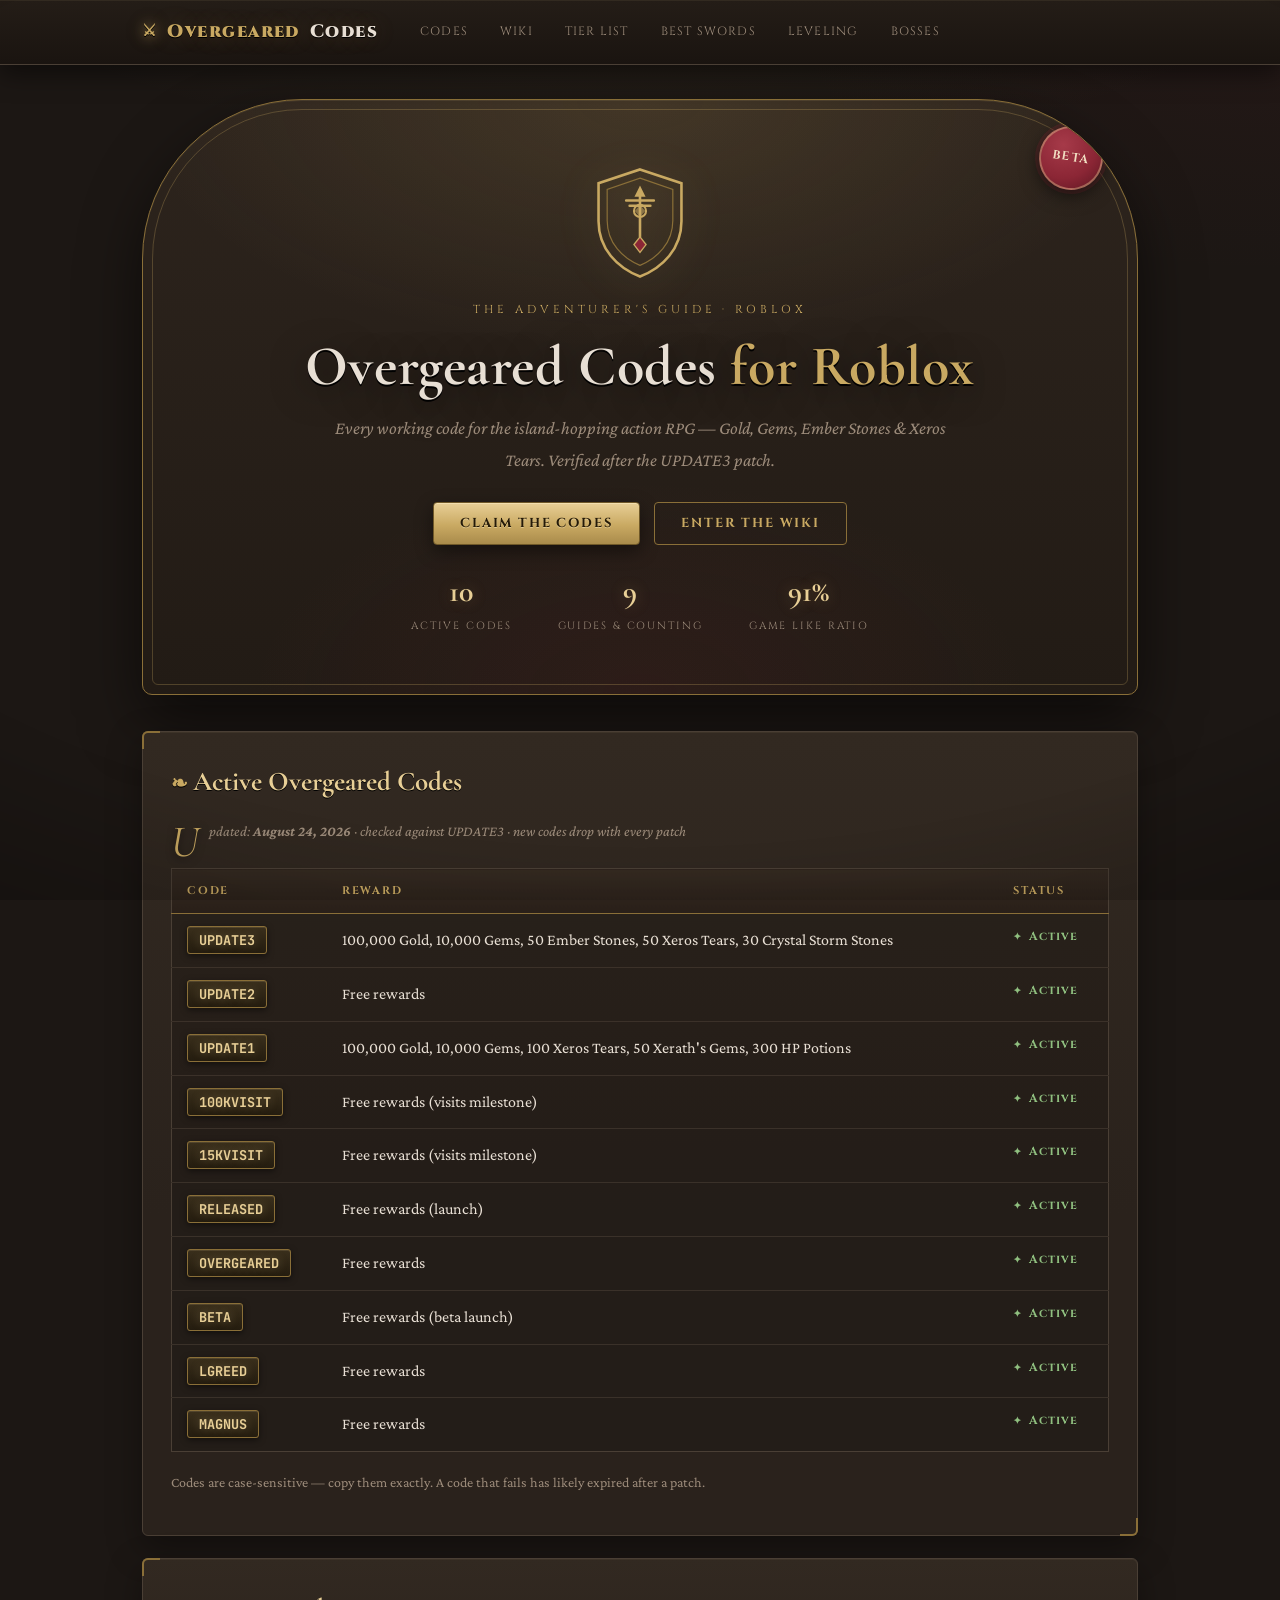
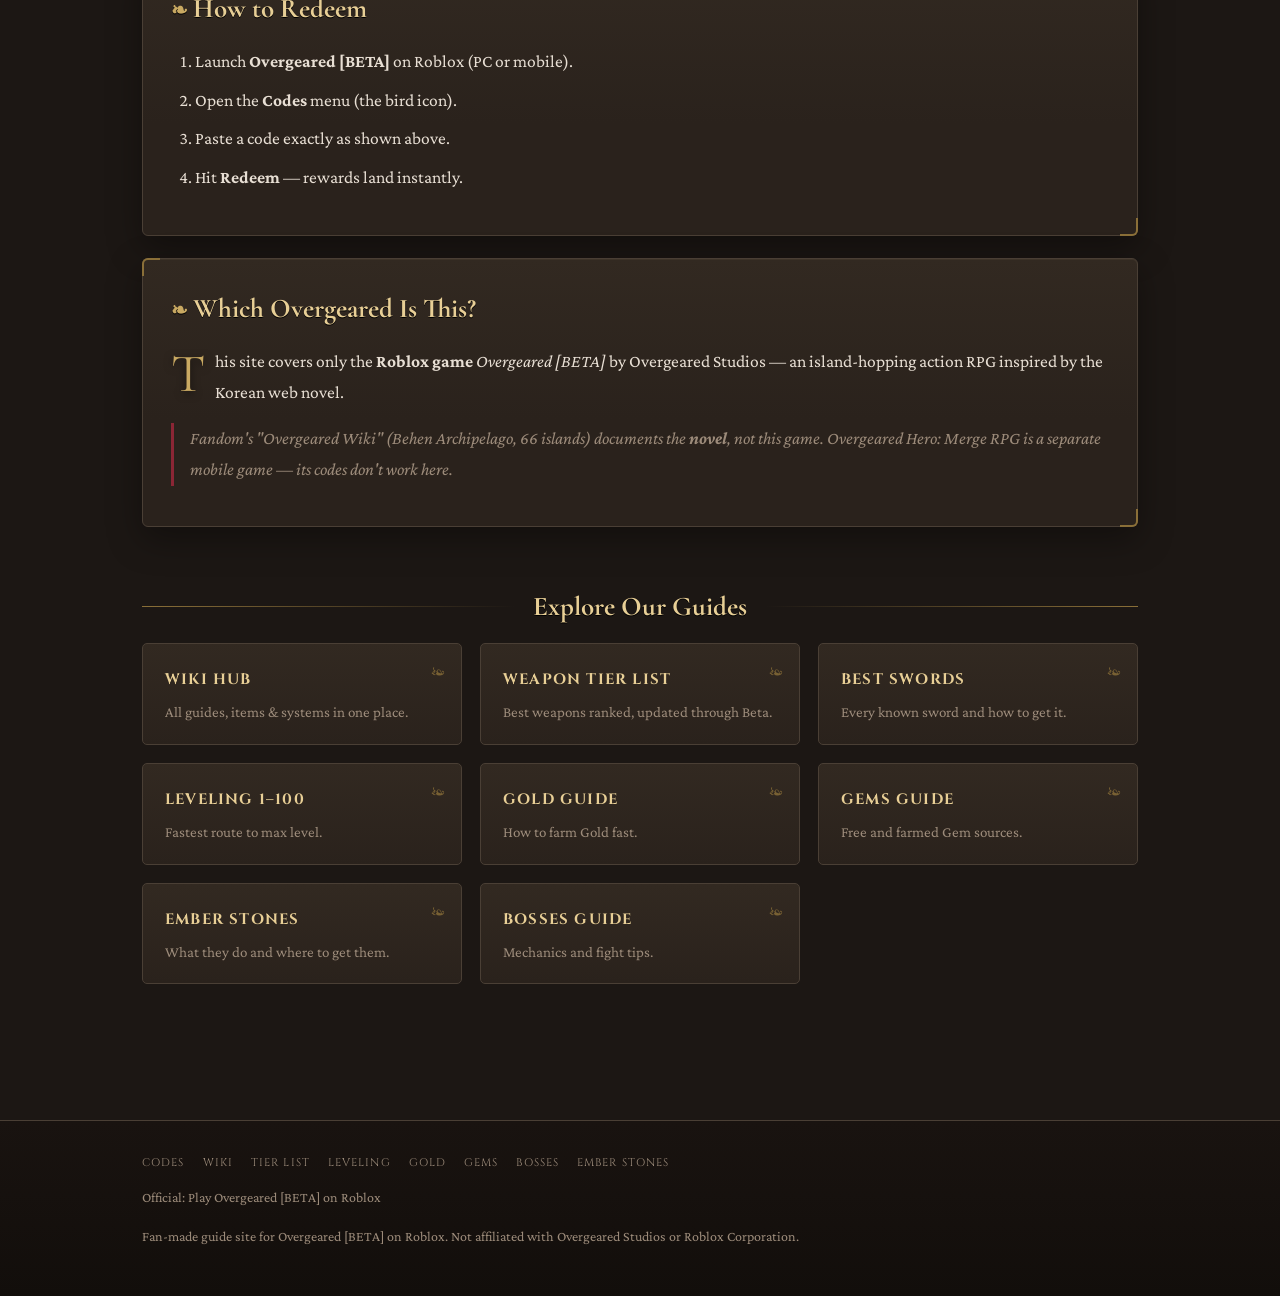
<file: index.html>
<!DOCTYPE html>
<html lang="en">
<head>
<!-- Google tag (gtag.js) -->
<script async src="https://www.googletagmanager.com/gtag/js?id=G-T7TDFSM8E6"></script>
<script>
  window.dataLayer = window.dataLayer || [];
  function gtag(){dataLayer.push(arguments);}
  gtag('js', new Date());

  gtag('config', 'G-T7TDFSM8E6');
</script>
  <meta charset="UTF-8">
  <meta name="viewport" content="width=device-width, initial-scale=1.0">
  <title>Overgeared Codes (Roblox) — All Working Codes, August 2026</title>
  <meta name="description" content="All working Overgeared codes for Roblox, updated August 2026. Redeem for free Gold, Gems, Ember Stones and Xeros Tears. Full reward list and how to redeem.">
  <meta property="og:type" content="website">
  <meta property="og:site_name" content="OvergearedCodes">
  <meta property="og:title" content="Overgeared Codes (Roblox) — All Working Codes, August 2026">
  <meta property="og:description" content="All working Overgeared codes for Roblox, updated August 2026. Redeem for free Gold, Gems, Ember Stones and Xeros Tears. Full reward list and how to redeem.">
  <meta property="og:url" content="https://overgeared-site.vercel.app/index.html">
  <meta name="twitter:card" content="summary">
  <link rel="canonical" href="https://overgeared-site.vercel.app/index.html">
  <link rel="preconnect" href="https://fonts.googleapis.com">
  <link rel="preconnect" href="https://fonts.gstatic.com" crossorigin>
  <link rel="stylesheet" href="https://fonts.googleapis.com/css2?family=Cormorant+Garamond:wght@600;700&amp;family=Crimson+Pro:wght@400;600&amp;family=Cinzel:wght@600;700;900&amp;family=JetBrains+Mono:wght@700&amp;display=swap">
  <link rel="stylesheet" href="style.css">
  <link rel="stylesheet" href="theme.css">
</head>
<body>
  <header class="site-header">
    <div class="header-inner">
      <a class="brand" href="./index.html">Overgeared<span>Codes</span></a>
      <nav class="nav">
        <a href="./index.html">Codes</a>
        <a href="./wiki.html">Wiki</a>
        <a href="./tier-list.html">Tier List</a>
        <a href="./best-swords.html">Best Swords</a>
        <a href="./leveling-guide.html">Leveling</a>
        <a href="./bosses.html">Bosses</a>
      </nav>
    </div>
  </header>

  <!-- ═══════════ HERO ═══════════ -->
  <section class="hero">
    <div class="hero-inner">
      <div class="hero-crest" aria-hidden="true">
        <svg viewBox="0 0 120 132" width="104" height="114" fill="none" xmlns="http://www.w3.org/2000/svg">
          <path d="M60 4 108 20v44c0 32-22 54-48 64C34 118 12 96 12 64V20L60 4Z" stroke="#C9A962" stroke-width="3"/>
          <path d="M60 14 98 27v36c0 26-18 44-38 52-20-8-38-26-38-52V27L60 14Z" stroke="#8a6f38" stroke-width="1.4"/>
          <path d="M60 26v56M60 26l-4 8h8l-4-8Z" stroke="#C9A962" stroke-width="3" stroke-linecap="round"/>
          <path d="M44 40h32M48 46h24" stroke="#C9A962" stroke-width="3" stroke-linecap="round"/>
          <path d="M60 82l-7 9 7 9 7-9-7-9Z" fill="#8B2635" stroke="#C9A962" stroke-width="1.6"/>
          <circle cx="60" cy="52" r="7" stroke="#C9A962" stroke-width="2.4"/>
          <path d="M60 45l6 7-6 7-6-7 6-7Z" fill="#C9A962" opacity=".55"/>
        </svg>
      </div>
      <p class="hero-overline">The Adventurer's Guide · Roblox</p>
      <h1>Overgeared Codes <em>for Roblox</em></h1>
      <p class="hero-sub">Every working code for the island-hopping action RPG — Gold, Gems, Ember Stones &amp; Xeros Tears. Verified after the UPDATE3 patch.</p>
      <div class="hero-cta">
        <a class="btn btn-brass" href="#codes">Claim the Codes</a>
        <a class="btn btn-ghost" href="./wiki.html">Enter the Wiki</a>
      </div>
      <div class="hero-stats">
        <div><b>10</b><span>Active codes</span></div>
        <div><b>9</b><span>Guides &amp; counting</span></div>
        <div><b>91%</b><span>Game like ratio</span></div>
      </div>
      <span class="wax-seal">BETA</span>
    </div>
  </section>
  <main>

    <!-- ═══════════ CODES ═══════════ -->
    <section id="codes" class="card">
      <h2>Active Overgeared Codes</h2>
      <p class="meta-line">Updated: <strong>August 24, 2026</strong> · checked against UPDATE3 · new codes drop with every patch</p>
      <table>
        <tr><th>Code</th><th>Reward</th><th>Status</th></tr>
        <tr><td><span class="code">UPDATE3</span></td><td>100,000 Gold, 10,000 Gems, 50 Ember Stones, 50 Xeros Tears, 30 Crystal Storm Stones</td><td class="status-active">Active</td></tr>
        <tr><td><span class="code">UPDATE2</span></td><td>Free rewards</td><td class="status-active">Active</td></tr>
        <tr><td><span class="code">UPDATE1</span></td><td>100,000 Gold, 10,000 Gems, 100 Xeros Tears, 50 Xerath's Gems, 300 HP Potions</td><td class="status-active">Active</td></tr>
        <tr><td><span class="code">100KVISIT</span></td><td>Free rewards (visits milestone)</td><td class="status-active">Active</td></tr>
        <tr><td><span class="code">15KVISIT</span></td><td>Free rewards (visits milestone)</td><td class="status-active">Active</td></tr>
        <tr><td><span class="code">RELEASED</span></td><td>Free rewards (launch)</td><td class="status-active">Active</td></tr>
        <tr><td><span class="code">OVERGEARED</span></td><td>Free rewards</td><td class="status-active">Active</td></tr>
        <tr><td><span class="code">BETA</span></td><td>Free rewards (beta launch)</td><td class="status-active">Active</td></tr>
        <tr><td><span class="code">LGREED</span></td><td>Free rewards</td><td class="status-active">Active</td></tr>
        <tr><td><span class="code">MAGNUS</span></td><td>Free rewards</td><td class="status-active">Active</td></tr>
      </table>
      <p style="font-size:14px;color:var(--muted-fg)">Codes are case-sensitive — copy them exactly. A code that fails has likely expired after a patch.</p>
    </section>

    <section class="card">
      <h2>How to Redeem</h2>
      <ol class="redeem-steps">
        <li>Launch <strong>Overgeared [BETA]</strong> on Roblox (PC or mobile).</li>
        <li>Open the <strong>Codes</strong> menu (the bird icon).</li>
        <li>Paste a code exactly as shown above.</li>
        <li>Hit <strong>Redeem</strong> — rewards land instantly.</li>
      </ol>
    </section>

    <section class="card">
      <h2>Which Overgeared Is This?</h2>
      <p>This site covers only the <strong>Roblox game</strong> <em>Overgeared [BETA]</em> by Overgeared Studios — an island-hopping action RPG inspired by the Korean web novel.</p>
      <p class="disambig">Fandom's "Overgeared Wiki" (Behen Archipelago, 66 islands) documents the <strong>novel</strong>, not this game. <em>Overgeared Hero: Merge RPG</em> is a separate mobile game — its codes don't work here.</p>
    </section>

    <h2 class="section-orn">Explore Our Guides</h2>
    <div class="hub-grid">
      <a class="hub-card" href="./wiki.html"><h3>Wiki Hub</h3><p>All guides, items &amp; systems in one place.</p></a>
      <a class="hub-card" href="./tier-list.html"><h3>Weapon Tier List</h3><p>Best weapons ranked, updated through Beta.</p></a>
      <a class="hub-card" href="./best-swords.html"><h3>Best Swords</h3><p>Every known sword and how to get it.</p></a>
      <a class="hub-card" href="./leveling-guide.html"><h3>Leveling 1–100</h3><p>Fastest route to max level.</p></a>
      <a class="hub-card" href="./gold-guide.html"><h3>Gold Guide</h3><p>How to farm Gold fast.</p></a>
      <a class="hub-card" href="./gems-guide.html"><h3>Gems Guide</h3><p>Free and farmed Gem sources.</p></a>
      <a class="hub-card" href="./ember-stones.html"><h3>Ember Stones</h3><p>What they do and where to get them.</p></a>
      <a class="hub-card" href="./bosses.html"><h3>Bosses Guide</h3><p>Mechanics and fight tips.</p></a>
    </div>

  </main>

  <footer class="site-footer">
    <div class="footer-inner">
      <nav>
        <a href="./index.html">Codes</a>
        <a href="./wiki.html">Wiki</a>
        <a href="./tier-list.html">Tier List</a>
        <a href="./leveling-guide.html">Leveling</a>
        <a href="./gold-guide.html">Gold</a>
        <a href="./gems-guide.html">Gems</a>
        <a href="./bosses.html">Bosses</a>
        <a href="./ember-stones.html">Ember Stones</a>
      </nav>
      <p class="official-links">Official: <a href="https://www.roblox.com/games/110225666966515/Overgeared" target="_blank" rel="noopener">Play Overgeared [BETA] on Roblox</a></p>
      <p>Fan-made guide site for Overgeared [BETA] on Roblox. Not affiliated with Overgeared Studios or Roblox Corporation.</p>
    </div>
  </footer>
</body>
</html>
</file>
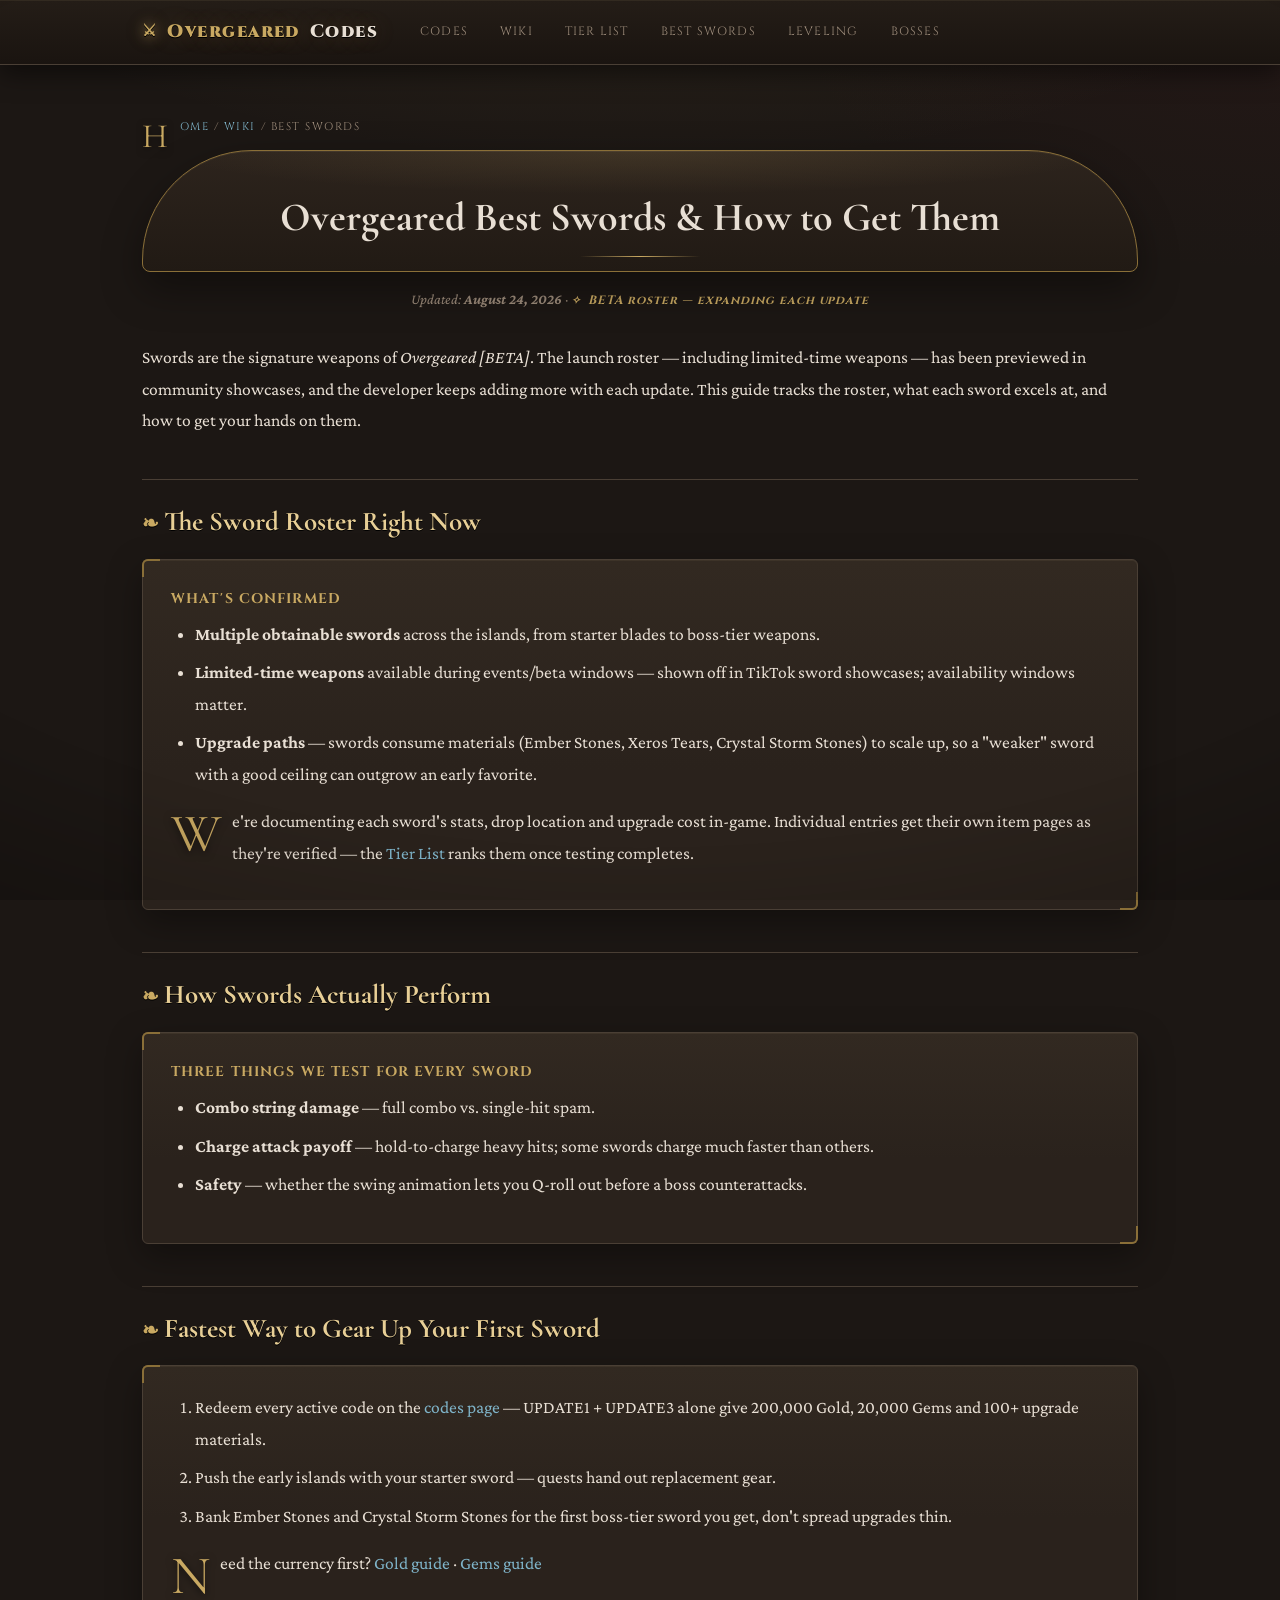
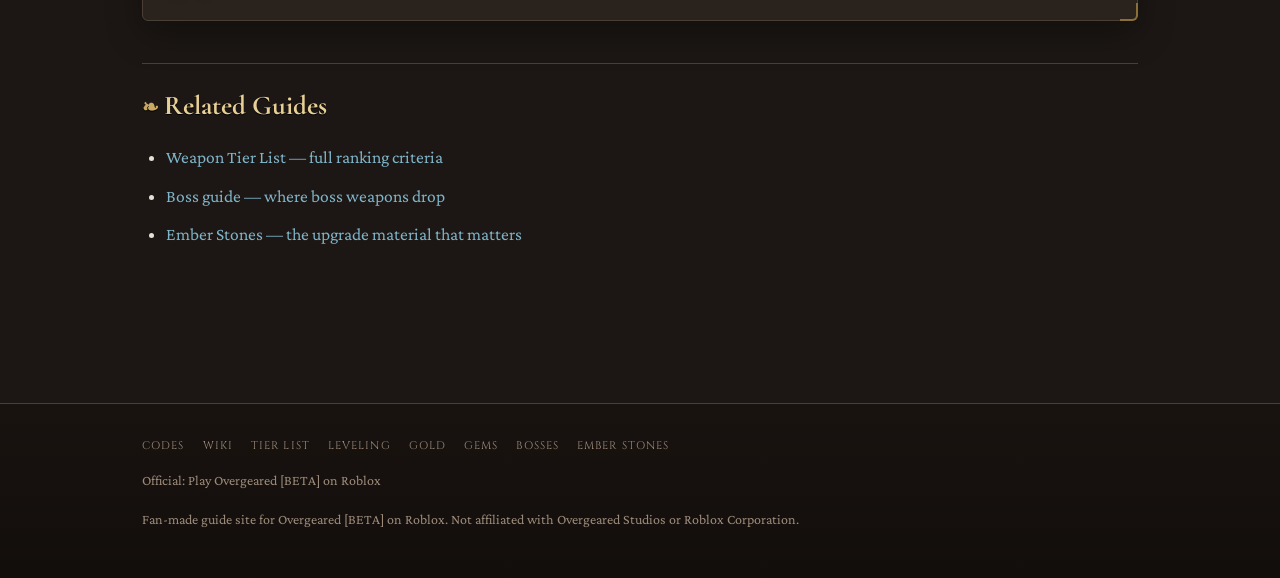
<file: best-swords.html>
<!DOCTYPE html>
<html lang="en">
<head>
<!-- Google tag (gtag.js) -->
<script async src="https://www.googletagmanager.com/gtag/js?id=G-T7TDFSM8E6"></script>
<script>
  window.dataLayer = window.dataLayer || [];
  function gtag(){dataLayer.push(arguments);}
  gtag('js', new Date());

  gtag('config', 'G-T7TDFSM8E6');
</script>
  <meta charset="UTF-8">
  <meta name="viewport" content="width=device-width, initial-scale=1.0">
  <title>Overgeared Best Swords &amp; How to Get Them (Roblox)</title>
  <meta name="description" content="Guide to the best swords in Overgeared on Roblox: the known weapon roster, limited weapons, what each sword is good at, and how to start collecting them during Beta.">
  <meta property="og:type" content="website">
  <meta property="og:site_name" content="OvergearedCodes">
  <meta property="og:title" content="Overgeared Best Swords &amp; How to Get Them (Roblox)">
  <meta property="og:description" content="Guide to the best swords in Overgeared on Roblox: the known weapon roster, limited weapons, what each sword is good at, and how to start collecting them during Beta.">
  <meta property="og:url" content="https://overgeared-site.vercel.app/best-swords.html">
  <meta name="twitter:card" content="summary">
  <link rel="canonical" href="https://overgeared-site.vercel.app/best-swords.html">
  <link rel="preconnect" href="https://fonts.googleapis.com">
  <link rel="preconnect" href="https://fonts.gstatic.com" crossorigin>
  <link rel="stylesheet" href="https://fonts.googleapis.com/css2?family=Cormorant+Garamond:wght@600;700&amp;family=Crimson+Pro:wght@400;600&amp;family=Cinzel:wght@600;700;900&amp;family=JetBrains+Mono:wght@700&amp;display=swap">
  <link rel="stylesheet" href="style.css">
  <link rel="stylesheet" href="theme.css">
</head>
<body>
  <header class="site-header">
    <div class="header-inner">
      <a class="brand" href="./index.html">Overgeared<span>Codes</span></a>
      <nav class="nav">
        <a href="./index.html">Codes</a>
        <a href="./wiki.html">Wiki</a>
        <a href="./tier-list.html">Tier List</a>
        <a href="./best-swords.html">Best Swords</a>
        <a href="./leveling-guide.html">Leveling</a>
        <a href="./bosses.html">Bosses</a>
      </nav>
    </div>
  </header>


  <main>
    <p class="breadcrumb"><a href="./index.html">Home</a> / <a href="./wiki.html">Wiki</a> / Best Swords</p>
    <h1>Overgeared Best Swords &amp; How to Get Them</h1>
    <p class="meta-line">Updated: <strong>August 24, 2026</strong> · <span class="status-beta">BETA roster — expanding each update</span></p>

    <p>Swords are the signature weapons of <em>Overgeared [BETA]</em>. The launch roster — including limited-time weapons — has been previewed in community showcases, and the developer keeps adding more with each update. This guide tracks the roster, what each sword excels at, and how to get your hands on them.</p>

    <h2>The Sword Roster Right Now</h2>
    <div class="card">
      <h3>What's confirmed</h3>
      <ul>
        <li><strong>Multiple obtainable swords</strong> across the islands, from starter blades to boss-tier weapons.</li>
        <li><strong>Limited-time weapons</strong> available during events/beta windows — shown off in TikTok sword showcases; availability windows matter.</li>
        <li><strong>Upgrade paths</strong> — swords consume materials (Ember Stones, Xeros Tears, Crystal Storm Stones) to scale up, so a "weaker" sword with a good ceiling can outgrow an early favorite.</li>
      </ul>
      <p>We're documenting each sword's stats, drop location and upgrade cost in-game. Individual entries get their own item pages as they're verified — the <a href="./tier-list.html">Tier List</a> ranks them once testing completes.</p>
    </div>

    <h2>How Swords Actually Perform</h2>
    <div class="card">
      <h3>Three things we test for every sword</h3>
      <ul>
        <li><strong>Combo string damage</strong> — full combo vs. single-hit spam.</li>
        <li><strong>Charge attack payoff</strong> — hold-to-charge heavy hits; some swords charge much faster than others.</li>
        <li><strong>Safety</strong> — whether the swing animation lets you Q-roll out before a boss counterattacks.</li>
      </ul>
    </div>

    <h2>Fastest Way to Gear Up Your First Sword</h2>
    <div class="card">
      <ol>
        <li>Redeem every active code on the <a href="./index.html">codes page</a> — UPDATE1 + UPDATE3 alone give 200,000 Gold, 20,000 Gems and 100+ upgrade materials.</li>
        <li>Push the early islands with your starter sword — quests hand out replacement gear.</li>
        <li>Bank Ember Stones and Crystal Storm Stones for the first boss-tier sword you get, don't spread upgrades thin.</li>
      </ol>
      <p>Need the currency first? <a href="./gold-guide.html">Gold guide</a> · <a href="./gems-guide.html">Gems guide</a></p>
    </div>

    <h2>Related Guides</h2>
    <ul>
      <li><a href="./tier-list.html">Weapon Tier List — full ranking criteria</a></li>
      <li><a href="./bosses.html">Boss guide — where boss weapons drop</a></li>
      <li><a href="./ember-stones.html">Ember Stones — the upgrade material that matters</a></li>
    </ul>

  </main>

  <footer class="site-footer">
    <div class="footer-inner">
      <nav>
        <a href="./index.html">Codes</a>
        <a href="./wiki.html">Wiki</a>
        <a href="./tier-list.html">Tier List</a>
        <a href="./leveling-guide.html">Leveling</a>
        <a href="./gold-guide.html">Gold</a>
        <a href="./gems-guide.html">Gems</a>
        <a href="./bosses.html">Bosses</a>
        <a href="./ember-stones.html">Ember Stones</a>
      </nav>
      <p class="official-links">Official: <a href="https://www.roblox.com/games/110225666966515/Overgeared" target="_blank" rel="noopener">Play Overgeared [BETA] on Roblox</a></p>
      <p>Fan-made guide site for Overgeared [BETA] on Roblox. Not affiliated with Overgeared Studios or Roblox Corporation.</p>
    </div>
  </footer>
</body>
</html>
</file>
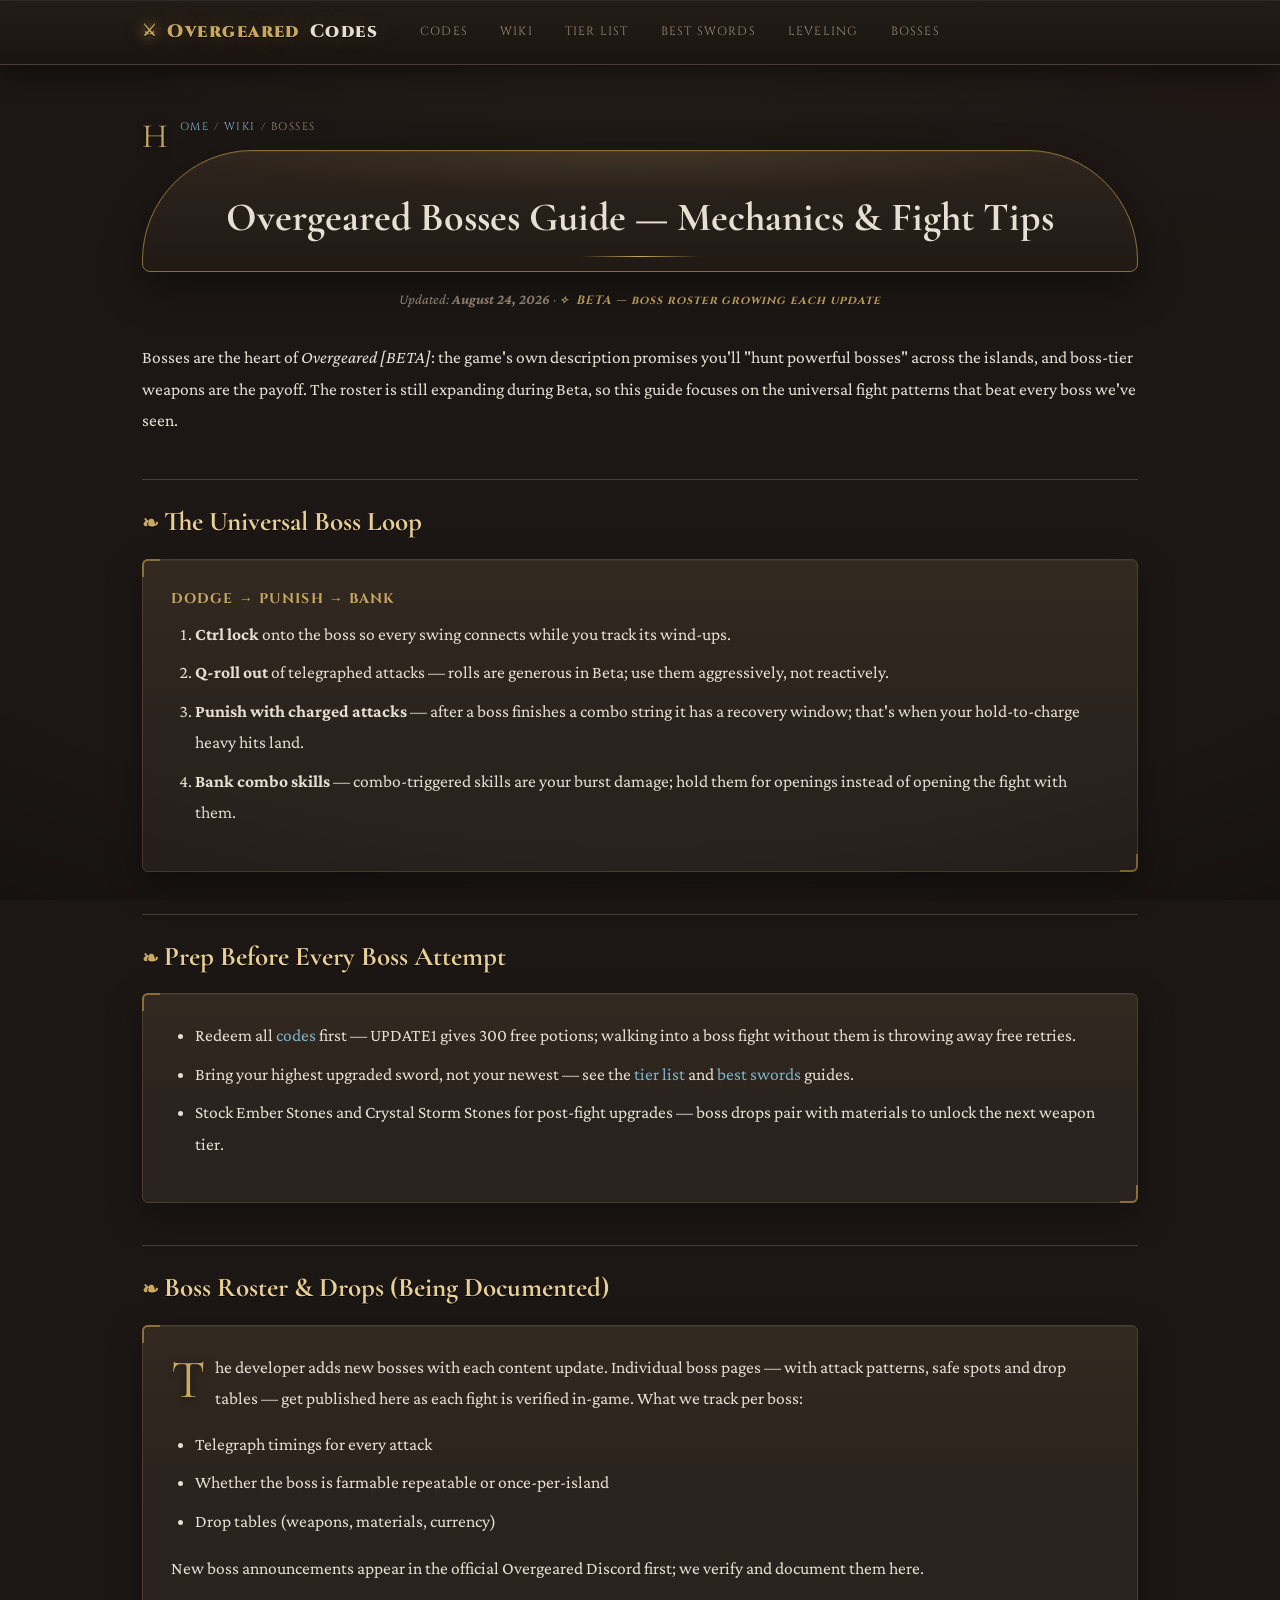
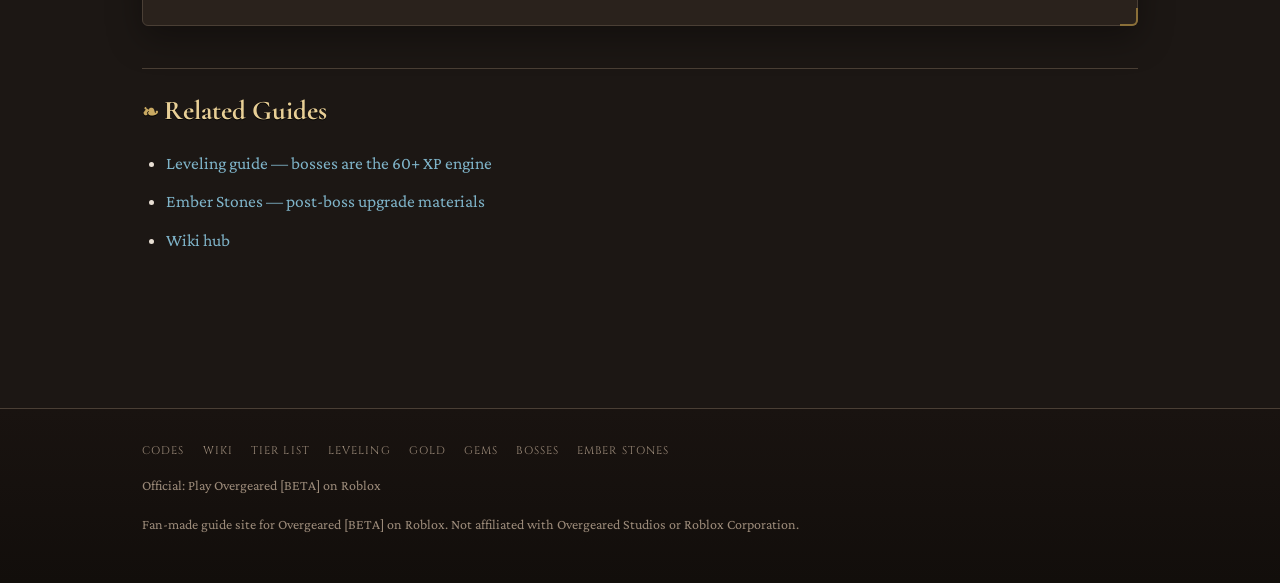
<file: bosses.html>
<!DOCTYPE html>
<html lang="en">
<head>
<!-- Google tag (gtag.js) -->
<script async src="https://www.googletagmanager.com/gtag/js?id=G-T7TDFSM8E6"></script>
<script>
  window.dataLayer = window.dataLayer || [];
  function gtag(){dataLayer.push(arguments);}
  gtag('js', new Date());

  gtag('config', 'G-T7TDFSM8E6');
</script>
  <meta charset="UTF-8">
  <meta name="viewport" content="width=device-width, initial-scale=1.0">
  <title>Overgeared Bosses Guide (Roblox) — Mechanics &amp; Fight Tips</title>
  <meta name="description" content="Boss guide for Overgeared on Roblox: how boss fights work, the dodge-and-charge combat loop that beats every heavy enemy, and what bosses drop. Updated for Beta.">
  <meta property="og:type" content="website">
  <meta property="og:site_name" content="OvergearedCodes">
  <meta property="og:title" content="Overgeared Bosses Guide (Roblox) — Mechanics &amp; Fight Tips">
  <meta property="og:description" content="Boss guide for Overgeared on Roblox: how boss fights work, the dodge-and-charge combat loop that beats every heavy enemy, and what bosses drop. Updated for Beta.">
  <meta property="og:url" content="https://overgeared-site.vercel.app/bosses.html">
  <meta name="twitter:card" content="summary">
  <link rel="canonical" href="https://overgeared-site.vercel.app/bosses.html">
  <link rel="preconnect" href="https://fonts.googleapis.com">
  <link rel="preconnect" href="https://fonts.gstatic.com" crossorigin>
  <link rel="stylesheet" href="https://fonts.googleapis.com/css2?family=Cormorant+Garamond:wght@600;700&amp;family=Crimson+Pro:wght@400;600&amp;family=Cinzel:wght@600;700;900&amp;family=JetBrains+Mono:wght@700&amp;display=swap">
  <link rel="stylesheet" href="style.css">
  <link rel="stylesheet" href="theme.css">
</head>
<body>
  <header class="site-header">
    <div class="header-inner">
      <a class="brand" href="./index.html">Overgeared<span>Codes</span></a>
      <nav class="nav">
        <a href="./index.html">Codes</a>
        <a href="./wiki.html">Wiki</a>
        <a href="./tier-list.html">Tier List</a>
        <a href="./best-swords.html">Best Swords</a>
        <a href="./leveling-guide.html">Leveling</a>
        <a href="./bosses.html">Bosses</a>
      </nav>
    </div>
  </header>


  <main>
    <p class="breadcrumb"><a href="./index.html">Home</a> / <a href="./wiki.html">Wiki</a> / Bosses</p>
    <h1>Overgeared Bosses Guide — Mechanics &amp; Fight Tips</h1>
    <p class="meta-line">Updated: <strong>August 24, 2026</strong> · <span class="status-beta">BETA — boss roster growing each update</span></p>

    <p>Bosses are the heart of <em>Overgeared [BETA]</em>: the game's own description promises you'll "hunt powerful bosses" across the islands, and boss-tier weapons are the payoff. The roster is still expanding during Beta, so this guide focuses on the universal fight patterns that beat every boss we've seen.</p>

    <h2>The Universal Boss Loop</h2>
    <div class="card">
      <h3>Dodge → Punish → Bank</h3>
      <ol>
        <li><strong>Ctrl lock</strong> onto the boss so every swing connects while you track its wind-ups.</li>
        <li><strong>Q-roll out</strong> of telegraphed attacks — rolls are generous in Beta; use them aggressively, not reactively.</li>
        <li><strong>Punish with charged attacks</strong> — after a boss finishes a combo string it has a recovery window; that's when your hold-to-charge heavy hits land.</li>
        <li><strong>Bank combo skills</strong> — combo-triggered skills are your burst damage; hold them for openings instead of opening the fight with them.</li>
      </ol>
    </div>

    <h2>Prep Before Every Boss Attempt</h2>
    <div class="card">
      <ul>
        <li>Redeem all <a href="./index.html">codes</a> first — UPDATE1 gives 300 free potions; walking into a boss fight without them is throwing away free retries.</li>
        <li>Bring your highest upgraded sword, not your newest — see the <a href="./tier-list.html">tier list</a> and <a href="./best-swords.html">best swords</a> guides.</li>
        <li>Stock Ember Stones and Crystal Storm Stones for post-fight upgrades — boss drops pair with materials to unlock the next weapon tier.</li>
      </ul>
    </div>

    <h2>Boss Roster &amp; Drops (Being Documented)</h2>
    <div class="card">
      <p>The developer adds new bosses with each content update. Individual boss pages — with attack patterns, safe spots and drop tables — get published here as each fight is verified in-game. What we track per boss:</p>
      <ul>
        <li>Telegraph timings for every attack</li>
        <li>Whether the boss is farmable repeatable or once-per-island</li>
        <li>Drop tables (weapons, materials, currency)</li>
      </ul>
      <p>New boss announcements appear in the official Overgeared Discord first; we verify and document them here.</p>
    </div>

    <h2>Related Guides</h2>
    <ul>
      <li><a href="./leveling-guide.html">Leveling guide — bosses are the 60+ XP engine</a></li>
      <li><a href="./ember-stones.html">Ember Stones — post-boss upgrade materials</a></li>
      <li><a href="./wiki.html">Wiki hub</a></li>
    </ul>

  </main>

  <footer class="site-footer">
    <div class="footer-inner">
      <nav>
        <a href="./index.html">Codes</a>
        <a href="./wiki.html">Wiki</a>
        <a href="./tier-list.html">Tier List</a>
        <a href="./leveling-guide.html">Leveling</a>
        <a href="./gold-guide.html">Gold</a>
        <a href="./gems-guide.html">Gems</a>
        <a href="./bosses.html">Bosses</a>
        <a href="./ember-stones.html">Ember Stones</a>
      </nav>
      <p class="official-links">Official: <a href="https://www.roblox.com/games/110225666966515/Overgeared" target="_blank" rel="noopener">Play Overgeared [BETA] on Roblox</a></p>
      <p>Fan-made guide site for Overgeared [BETA] on Roblox. Not affiliated with Overgeared Studios or Roblox Corporation.</p>
    </div>
  </footer>
</body>
</html>
</file>
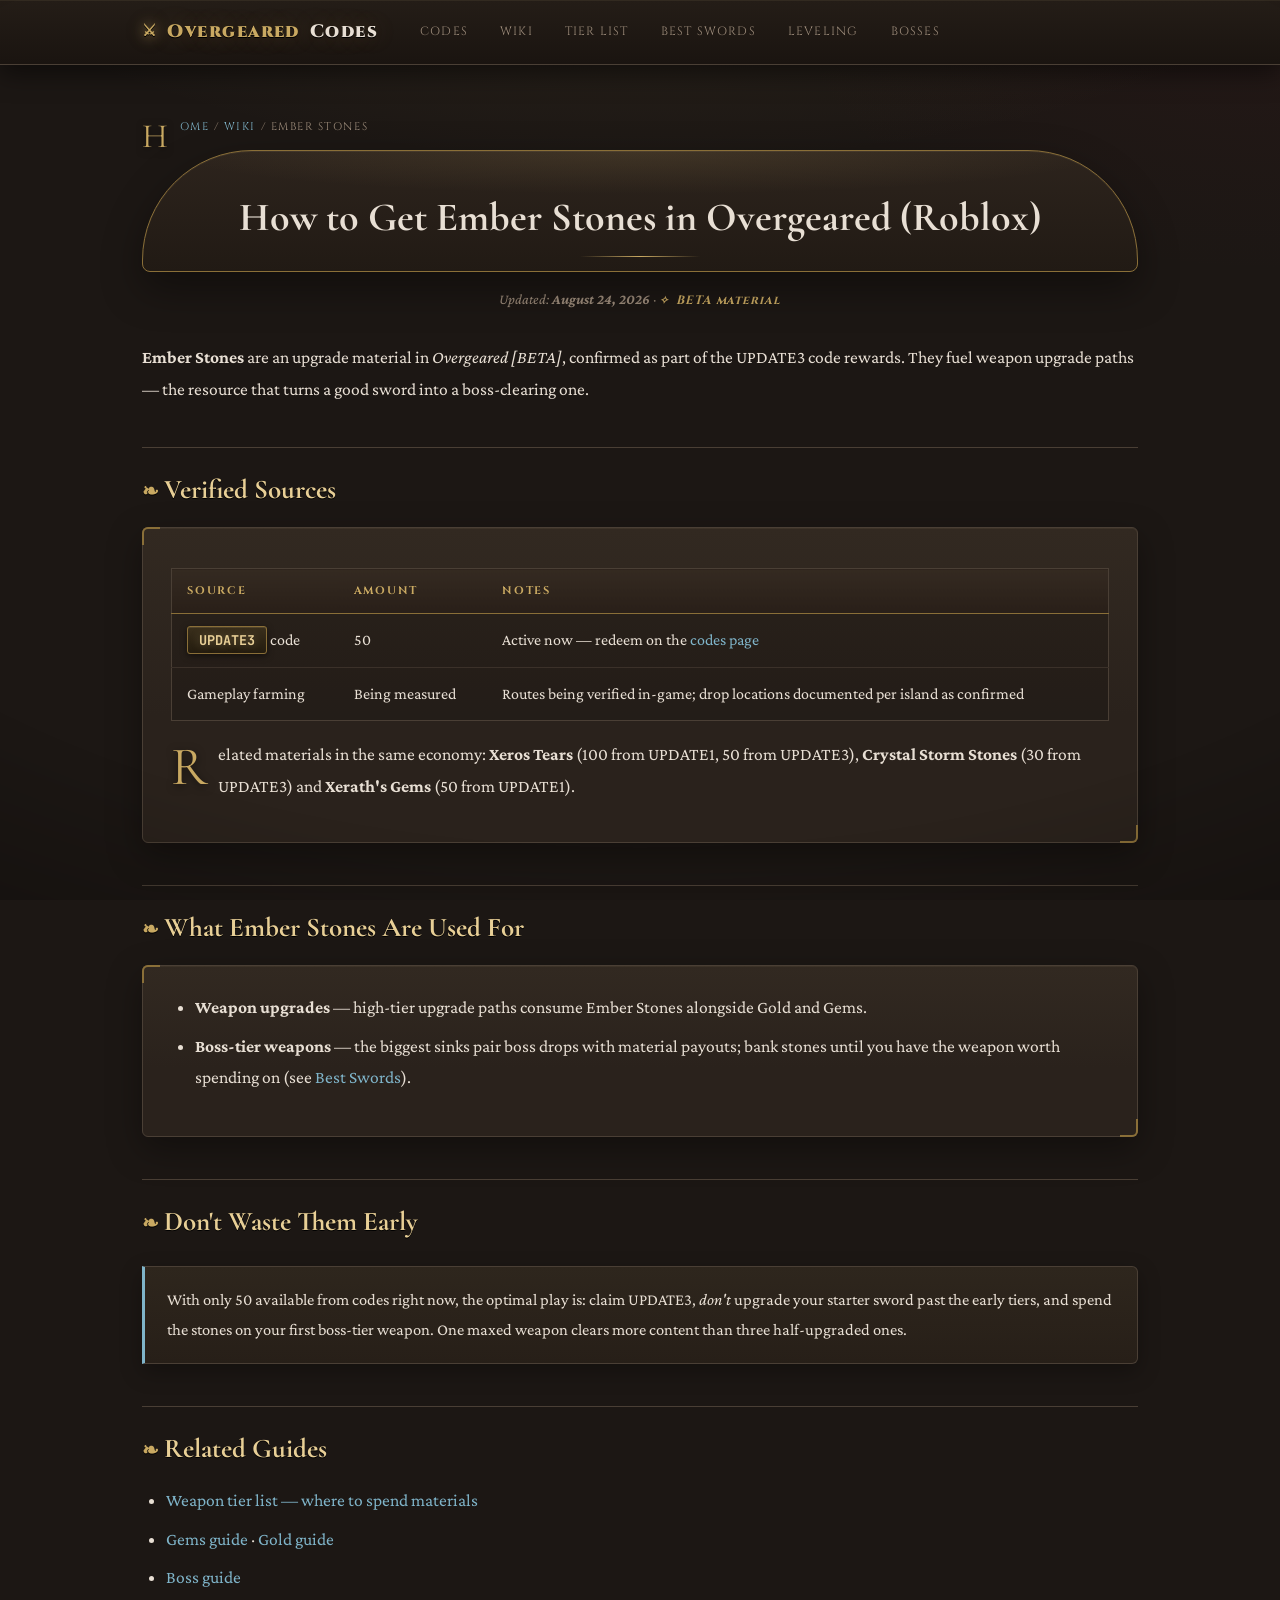
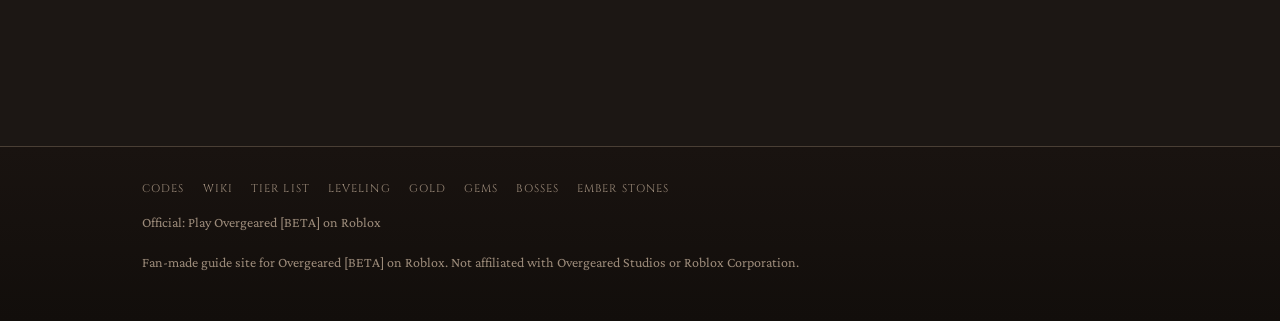
<file: ember-stones.html>
<!DOCTYPE html>
<html lang="en">
<head>
<!-- Google tag (gtag.js) -->
<script async src="https://www.googletagmanager.com/gtag/js?id=G-T7TDFSM8E6"></script>
<script>
  window.dataLayer = window.dataLayer || [];
  function gtag(){dataLayer.push(arguments);}
  gtag('js', new Date());

  gtag('config', 'G-T7TDFSM8E6');
</script>
  <meta charset="UTF-8">
  <meta name="viewport" content="width=device-width, initial-scale=1.0">
  <title>How to Get Ember Stones in Overgeared (Roblox) — Material Guide</title>
  <meta name="description" content="Ember Stones guide for Overgeared on Roblox: what Ember Stones are used for, the 50 free from UPDATE3 code, and every verified farming source during Beta.">
  <meta property="og:type" content="website">
  <meta property="og:site_name" content="OvergearedCodes">
  <meta property="og:title" content="How to Get Ember Stones in Overgeared (Roblox) — Material Guide">
  <meta property="og:description" content="Ember Stones guide for Overgeared on Roblox: what Ember Stones are used for, the 50 free from UPDATE3 code, and every verified farming source during Beta.">
  <meta property="og:url" content="https://overgeared-site.vercel.app/ember-stones.html">
  <meta name="twitter:card" content="summary">
  <link rel="canonical" href="https://overgeared-site.vercel.app/ember-stones.html">
  <link rel="preconnect" href="https://fonts.googleapis.com">
  <link rel="preconnect" href="https://fonts.gstatic.com" crossorigin>
  <link rel="stylesheet" href="https://fonts.googleapis.com/css2?family=Cormorant+Garamond:wght@600;700&amp;family=Crimson+Pro:wght@400;600&amp;family=Cinzel:wght@600;700;900&amp;family=JetBrains+Mono:wght@700&amp;display=swap">
  <link rel="stylesheet" href="style.css">
  <link rel="stylesheet" href="theme.css">
</head>
<body>
  <header class="site-header">
    <div class="header-inner">
      <a class="brand" href="./index.html">Overgeared<span>Codes</span></a>
      <nav class="nav">
        <a href="./index.html">Codes</a>
        <a href="./wiki.html">Wiki</a>
        <a href="./tier-list.html">Tier List</a>
        <a href="./best-swords.html">Best Swords</a>
        <a href="./leveling-guide.html">Leveling</a>
        <a href="./bosses.html">Bosses</a>
      </nav>
    </div>
  </header>


  <main>
    <p class="breadcrumb"><a href="./index.html">Home</a> / <a href="./wiki.html">Wiki</a> / Ember Stones</p>
    <h1>How to Get Ember Stones in Overgeared (Roblox)</h1>
    <p class="meta-line">Updated: <strong>August 24, 2026</strong> · <span class="status-beta">BETA material</span></p>

    <p><strong>Ember Stones</strong> are an upgrade material in <em>Overgeared [BETA]</em>, confirmed as part of the UPDATE3 code rewards. They fuel weapon upgrade paths — the resource that turns a good sword into a boss-clearing one.</p>

    <h2>Verified Sources</h2>
    <div class="card">
      <table>
        <tr><th>Source</th><th>Amount</th><th>Notes</th></tr>
        <tr><td><span class="code">UPDATE3</span> code</td><td>50</td><td>Active now — redeem on the <a href="./index.html">codes page</a></td></tr>
        <tr><td>Gameplay farming</td><td>Being measured</td><td>Routes being verified in-game; drop locations documented per island as confirmed</td></tr>
      </table>
      <p>Related materials in the same economy: <strong>Xeros Tears</strong> (100 from UPDATE1, 50 from UPDATE3), <strong>Crystal Storm Stones</strong> (30 from UPDATE3) and <strong>Xerath's Gems</strong> (50 from UPDATE1).</p>
    </div>

    <h2>What Ember Stones Are Used For</h2>
    <div class="card">
      <ul>
        <li><strong>Weapon upgrades</strong> — high-tier upgrade paths consume Ember Stones alongside Gold and Gems.</li>
        <li><strong>Boss-tier weapons</strong> — the biggest sinks pair boss drops with material payouts; bank stones until you have the weapon worth spending on (see <a href="./best-swords.html">Best Swords</a>).</li>
      </ul>
    </div>

    <h2>Don't Waste Them Early</h2>
    <div class="callout">
      With only 50 available from codes right now, the optimal play is: claim UPDATE3, <em>don't</em> upgrade your starter sword past the early tiers, and spend the stones on your first boss-tier weapon. One maxed weapon clears more content than three half-upgraded ones.
    </div>

    <h2>Related Guides</h2>
    <ul>
      <li><a href="./tier-list.html">Weapon tier list — where to spend materials</a></li>
      <li><a href="./gems-guide.html">Gems guide</a> · <a href="./gold-guide.html">Gold guide</a></li>
      <li><a href="./bosses.html">Boss guide</a></li>
    </ul>

  </main>

  <footer class="site-footer">
    <div class="footer-inner">
      <nav>
        <a href="./index.html">Codes</a>
        <a href="./wiki.html">Wiki</a>
        <a href="./tier-list.html">Tier List</a>
        <a href="./leveling-guide.html">Leveling</a>
        <a href="./gold-guide.html">Gold</a>
        <a href="./gems-guide.html">Gems</a>
        <a href="./bosses.html">Bosses</a>
        <a href="./ember-stones.html">Ember Stones</a>
      </nav>
      <p class="official-links">Official: <a href="https://www.roblox.com/games/110225666966515/Overgeared" target="_blank" rel="noopener">Play Overgeared [BETA] on Roblox</a></p>
      <p>Fan-made guide site for Overgeared [BETA] on Roblox. Not affiliated with Overgeared Studios or Roblox Corporation.</p>
    </div>
  </footer>
</body>
</html>
</file>
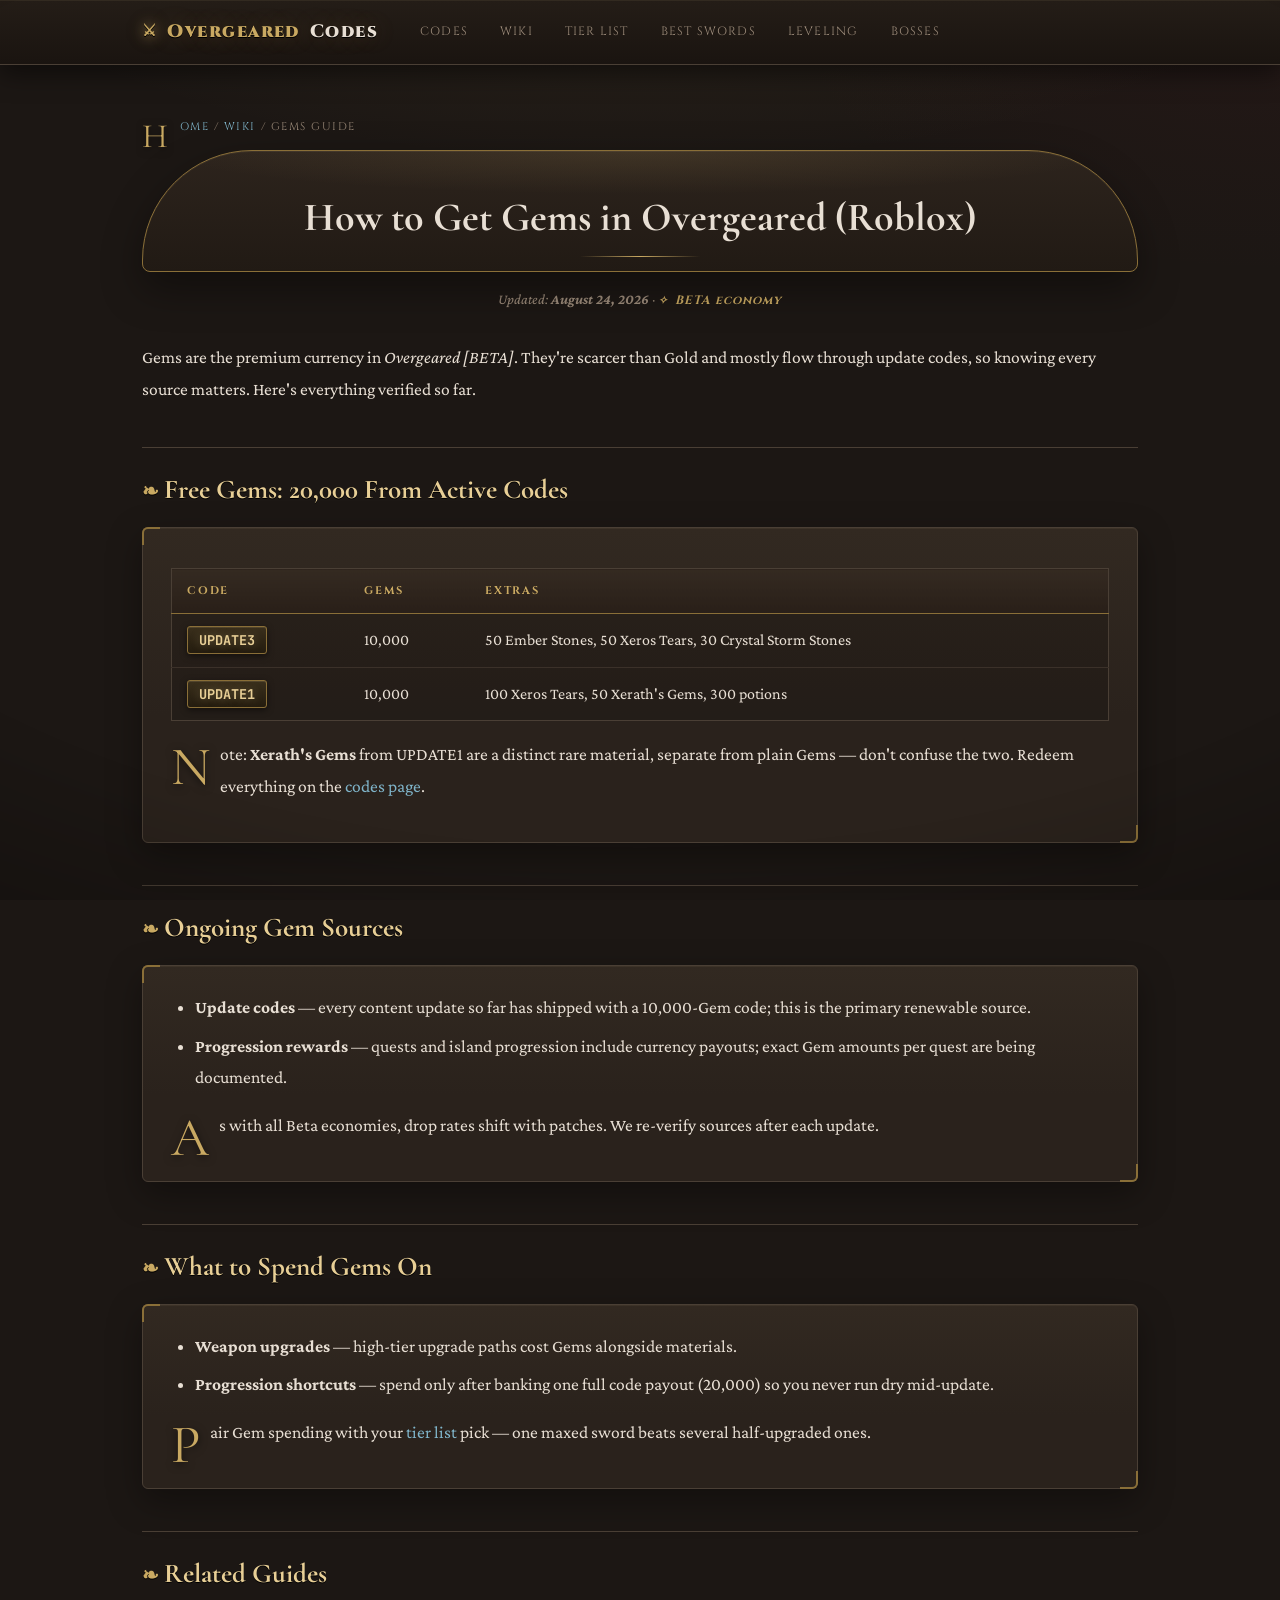
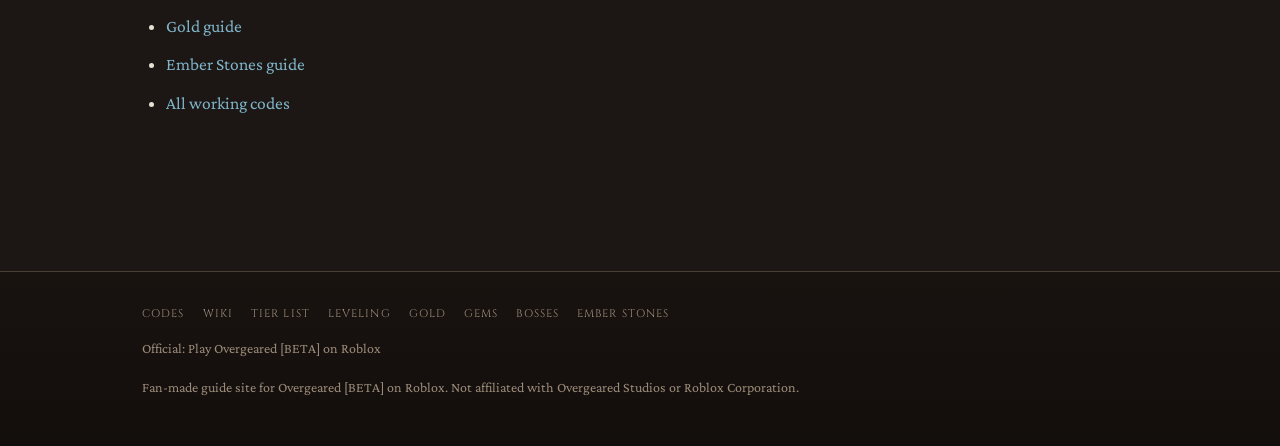
<file: gems-guide.html>
<!DOCTYPE html>
<html lang="en">
<head>
<!-- Google tag (gtag.js) -->
<script async src="https://www.googletagmanager.com/gtag/js?id=G-T7TDFSM8E6"></script>
<script>
  window.dataLayer = window.dataLayer || [];
  function gtag(){dataLayer.push(arguments);}
  gtag('js', new Date());

  gtag('config', 'G-T7TDFSM8E6');
</script>
  <meta charset="UTF-8">
  <meta name="viewport" content="width=device-width, initial-scale=1.0">
  <title>How to Get Gems in Overgeared (Roblox) — Gems Guide</title>
  <meta name="description" content="Every verified way to get Gems in Overgeared on Roblox: 20,000 free Gems from active codes, what Gems are used for, and how the premium economy works in Beta.">
  <meta property="og:type" content="website">
  <meta property="og:site_name" content="OvergearedCodes">
  <meta property="og:title" content="How to Get Gems in Overgeared (Roblox) — Gems Guide">
  <meta property="og:description" content="Every verified way to get Gems in Overgeared on Roblox: 20,000 free Gems from active codes, what Gems are used for, and how the premium economy works in Beta.">
  <meta property="og:url" content="https://overgeared-site.vercel.app/gems-guide.html">
  <meta name="twitter:card" content="summary">
  <link rel="canonical" href="https://overgeared-site.vercel.app/gems-guide.html">
  <link rel="preconnect" href="https://fonts.googleapis.com">
  <link rel="preconnect" href="https://fonts.gstatic.com" crossorigin>
  <link rel="stylesheet" href="https://fonts.googleapis.com/css2?family=Cormorant+Garamond:wght@600;700&amp;family=Crimson+Pro:wght@400;600&amp;family=Cinzel:wght@600;700;900&amp;family=JetBrains+Mono:wght@700&amp;display=swap">
  <link rel="stylesheet" href="style.css">
  <link rel="stylesheet" href="theme.css">
</head>
<body>
  <header class="site-header">
    <div class="header-inner">
      <a class="brand" href="./index.html">Overgeared<span>Codes</span></a>
      <nav class="nav">
        <a href="./index.html">Codes</a>
        <a href="./wiki.html">Wiki</a>
        <a href="./tier-list.html">Tier List</a>
        <a href="./best-swords.html">Best Swords</a>
        <a href="./leveling-guide.html">Leveling</a>
        <a href="./bosses.html">Bosses</a>
      </nav>
    </div>
  </header>


  <main>
    <p class="breadcrumb"><a href="./index.html">Home</a> / <a href="./wiki.html">Wiki</a> / Gems Guide</p>
    <h1>How to Get Gems in Overgeared (Roblox)</h1>
    <p class="meta-line">Updated: <strong>August 24, 2026</strong> · <span class="status-beta">BETA economy</span></p>

    <p>Gems are the premium currency in <em>Overgeared [BETA]</em>. They're scarcer than Gold and mostly flow through update codes, so knowing every source matters. Here's everything verified so far.</p>

    <h2>Free Gems: 20,000 From Active Codes</h2>
    <div class="card">
      <table>
        <tr><th>Code</th><th>Gems</th><th>Extras</th></tr>
        <tr><td><span class="code">UPDATE3</span></td><td>10,000</td><td>50 Ember Stones, 50 Xeros Tears, 30 Crystal Storm Stones</td></tr>
        <tr><td><span class="code">UPDATE1</span></td><td>10,000</td><td>100 Xeros Tears, 50 Xerath's Gems, 300 potions</td></tr>
      </table>
      <p>Note: <strong>Xerath's Gems</strong> from UPDATE1 are a distinct rare material, separate from plain Gems — don't confuse the two. Redeem everything on the <a href="./index.html">codes page</a>.</p>
    </div>

    <h2>Ongoing Gem Sources</h2>
    <div class="card">
      <ul>
        <li><strong>Update codes</strong> — every content update so far has shipped with a 10,000-Gem code; this is the primary renewable source.</li>
        <li><strong>Progression rewards</strong> — quests and island progression include currency payouts; exact Gem amounts per quest are being documented.</li>
      </ul>
      <p>As with all Beta economies, drop rates shift with patches. We re-verify sources after each update.</p>
    </div>

    <h2>What to Spend Gems On</h2>
    <div class="card">
      <ul>
        <li><strong>Weapon upgrades</strong> — high-tier upgrade paths cost Gems alongside materials.</li>
        <li><strong>Progression shortcuts</strong> — spend only after banking one full code payout (20,000) so you never run dry mid-update.</li>
      </ul>
      <p>Pair Gem spending with your <a href="./tier-list.html">tier list</a> pick — one maxed sword beats several half-upgraded ones.</p>
    </div>

    <h2>Related Guides</h2>
    <ul>
      <li><a href="./gold-guide.html">Gold guide</a></li>
      <li><a href="./ember-stones.html">Ember Stones guide</a></li>
      <li><a href="./index.html">All working codes</a></li>
    </ul>

  </main>

  <footer class="site-footer">
    <div class="footer-inner">
      <nav>
        <a href="./index.html">Codes</a>
        <a href="./wiki.html">Wiki</a>
        <a href="./tier-list.html">Tier List</a>
        <a href="./leveling-guide.html">Leveling</a>
        <a href="./gold-guide.html">Gold</a>
        <a href="./gems-guide.html">Gems</a>
        <a href="./bosses.html">Bosses</a>
        <a href="./ember-stones.html">Ember Stones</a>
      </nav>
      <p class="official-links">Official: <a href="https://www.roblox.com/games/110225666966515/Overgeared" target="_blank" rel="noopener">Play Overgeared [BETA] on Roblox</a></p>
      <p>Fan-made guide site for Overgeared [BETA] on Roblox. Not affiliated with Overgeared Studios or Roblox Corporation.</p>
    </div>
  </footer>
</body>
</html>
</file>
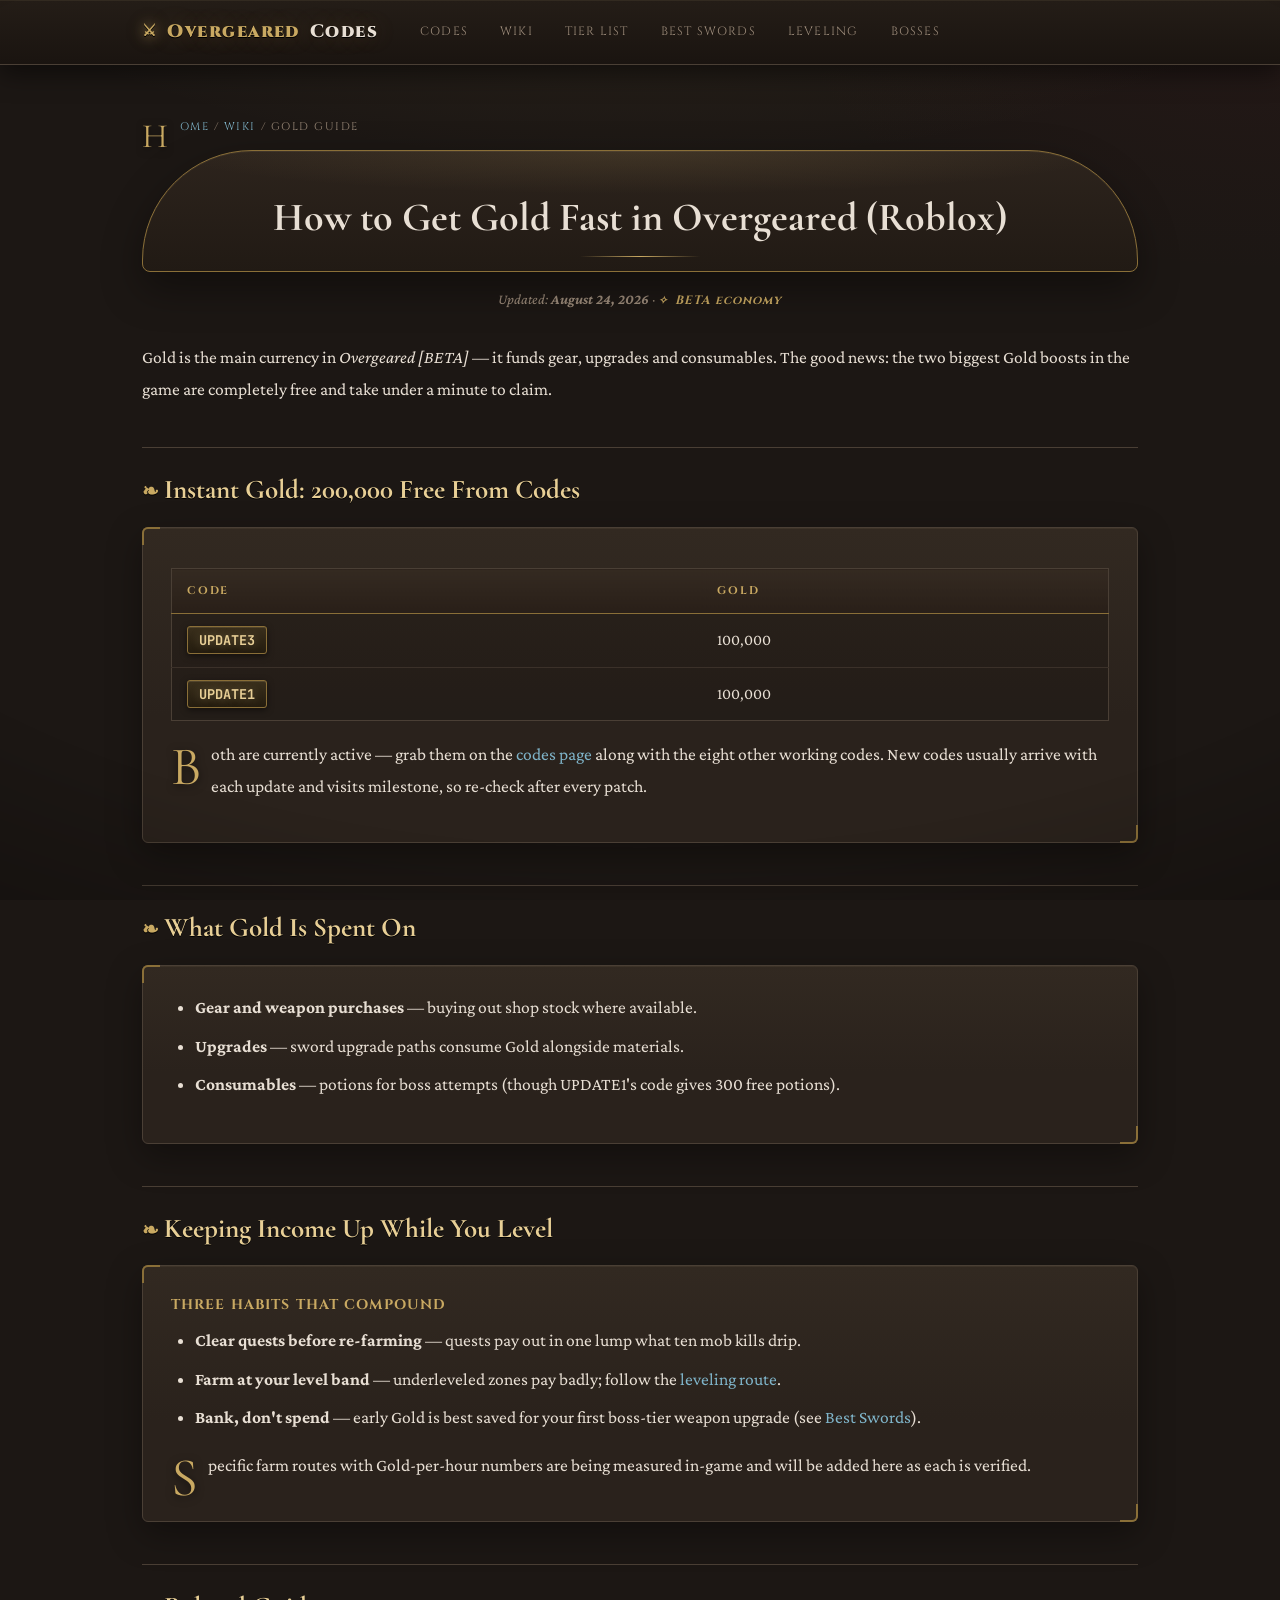
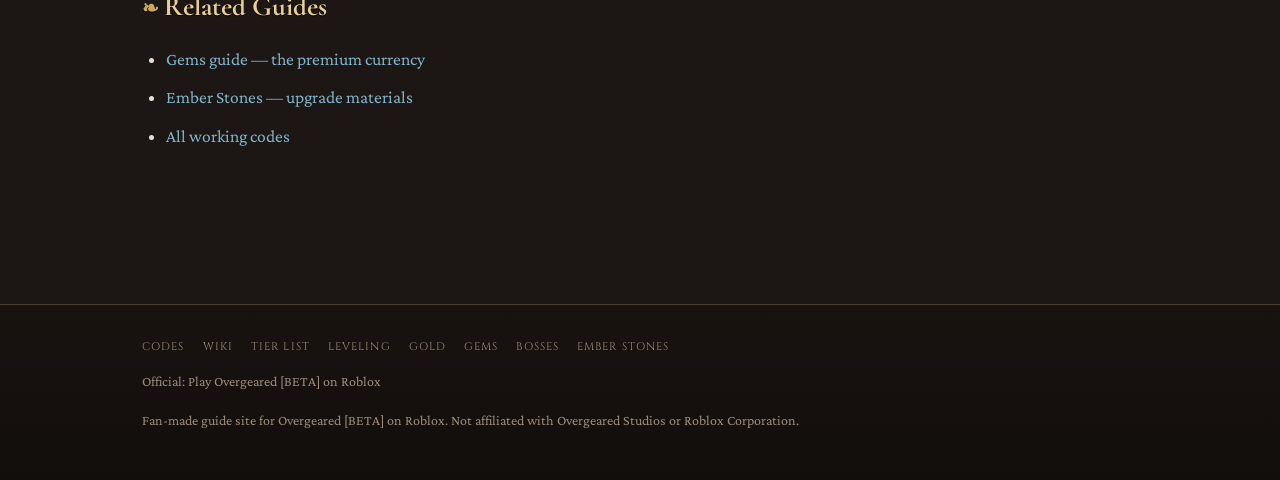
<file: gold-guide.html>
<!DOCTYPE html>
<html lang="en">
<head>
<!-- Google tag (gtag.js) -->
<script async src="https://www.googletagmanager.com/gtag/js?id=G-T7TDFSM8E6"></script>
<script>
  window.dataLayer = window.dataLayer || [];
  function gtag(){dataLayer.push(arguments);}
  gtag('js', new Date());

  gtag('config', 'G-T7TDFSM8E6');
</script>
  <meta charset="UTF-8">
  <meta name="viewport" content="width=device-width, initial-scale=1.0">
  <title>How to Get Gold Fast in Overgeared (Roblox) — Gold Guide</title>
  <meta name="description" content="Gold farming guide for Overgeared on Roblox: 200,000 free Gold from codes, what Gold is spent on, and how to keep your income up while leveling through the Beta.">
  <meta property="og:type" content="website">
  <meta property="og:site_name" content="OvergearedCodes">
  <meta property="og:title" content="How to Get Gold Fast in Overgeared (Roblox) — Gold Guide">
  <meta property="og:description" content="Gold farming guide for Overgeared on Roblox: 200,000 free Gold from codes, what Gold is spent on, and how to keep your income up while leveling through the Beta.">
  <meta property="og:url" content="https://overgeared-site.vercel.app/gold-guide.html">
  <meta name="twitter:card" content="summary">
  <link rel="canonical" href="https://overgeared-site.vercel.app/gold-guide.html">
  <link rel="preconnect" href="https://fonts.googleapis.com">
  <link rel="preconnect" href="https://fonts.gstatic.com" crossorigin>
  <link rel="stylesheet" href="https://fonts.googleapis.com/css2?family=Cormorant+Garamond:wght@600;700&amp;family=Crimson+Pro:wght@400;600&amp;family=Cinzel:wght@600;700;900&amp;family=JetBrains+Mono:wght@700&amp;display=swap">
  <link rel="stylesheet" href="style.css">
  <link rel="stylesheet" href="theme.css">
</head>
<body>
  <header class="site-header">
    <div class="header-inner">
      <a class="brand" href="./index.html">Overgeared<span>Codes</span></a>
      <nav class="nav">
        <a href="./index.html">Codes</a>
        <a href="./wiki.html">Wiki</a>
        <a href="./tier-list.html">Tier List</a>
        <a href="./best-swords.html">Best Swords</a>
        <a href="./leveling-guide.html">Leveling</a>
        <a href="./bosses.html">Bosses</a>
      </nav>
    </div>
  </header>


  <main>
    <p class="breadcrumb"><a href="./index.html">Home</a> / <a href="./wiki.html">Wiki</a> / Gold Guide</p>
    <h1>How to Get Gold Fast in Overgeared (Roblox)</h1>
    <p class="meta-line">Updated: <strong>August 24, 2026</strong> · <span class="status-beta">BETA economy</span></p>

    <p>Gold is the main currency in <em>Overgeared [BETA]</em> — it funds gear, upgrades and consumables. The good news: the two biggest Gold boosts in the game are completely free and take under a minute to claim.</p>

    <h2>Instant Gold: 200,000 Free From Codes</h2>
    <div class="card">
      <table>
        <tr><th>Code</th><th>Gold</th></tr>
        <tr><td><span class="code">UPDATE3</span></td><td>100,000</td></tr>
        <tr><td><span class="code">UPDATE1</span></td><td>100,000</td></tr>
      </table>
      <p>Both are currently active — grab them on the <a href="./index.html">codes page</a> along with the eight other working codes. New codes usually arrive with each update and visits milestone, so re-check after every patch.</p>
    </div>

    <h2>What Gold Is Spent On</h2>
    <div class="card">
      <ul>
        <li><strong>Gear and weapon purchases</strong> — buying out shop stock where available.</li>
        <li><strong>Upgrades</strong> — sword upgrade paths consume Gold alongside materials.</li>
        <li><strong>Consumables</strong> — potions for boss attempts (though UPDATE1's code gives 300 free potions).</li>
      </ul>
    </div>

    <h2>Keeping Income Up While You Level</h2>
    <div class="card">
      <h3>Three habits that compound</h3>
      <ul>
        <li><strong>Clear quests before re-farming</strong> — quests pay out in one lump what ten mob kills drip.</li>
        <li><strong>Farm at your level band</strong> — underleveled zones pay badly; follow the <a href="./leveling-guide.html">leveling route</a>.</li>
        <li><strong>Bank, don't spend</strong> — early Gold is best saved for your first boss-tier weapon upgrade (see <a href="./best-swords.html">Best Swords</a>).</li>
      </ul>
      <p>Specific farm routes with Gold-per-hour numbers are being measured in-game and will be added here as each is verified.</p>
    </div>

    <h2>Related Guides</h2>
    <ul>
      <li><a href="./gems-guide.html">Gems guide — the premium currency</a></li>
      <li><a href="./ember-stones.html">Ember Stones — upgrade materials</a></li>
      <li><a href="./index.html">All working codes</a></li>
    </ul>

  </main>

  <footer class="site-footer">
    <div class="footer-inner">
      <nav>
        <a href="./index.html">Codes</a>
        <a href="./wiki.html">Wiki</a>
        <a href="./tier-list.html">Tier List</a>
        <a href="./leveling-guide.html">Leveling</a>
        <a href="./gold-guide.html">Gold</a>
        <a href="./gems-guide.html">Gems</a>
        <a href="./bosses.html">Bosses</a>
        <a href="./ember-stones.html">Ember Stones</a>
      </nav>
      <p class="official-links">Official: <a href="https://www.roblox.com/games/110225666966515/Overgeared" target="_blank" rel="noopener">Play Overgeared [BETA] on Roblox</a></p>
      <p>Fan-made guide site for Overgeared [BETA] on Roblox. Not affiliated with Overgeared Studios or Roblox Corporation.</p>
    </div>
  </footer>
</body>
</html>
</file>
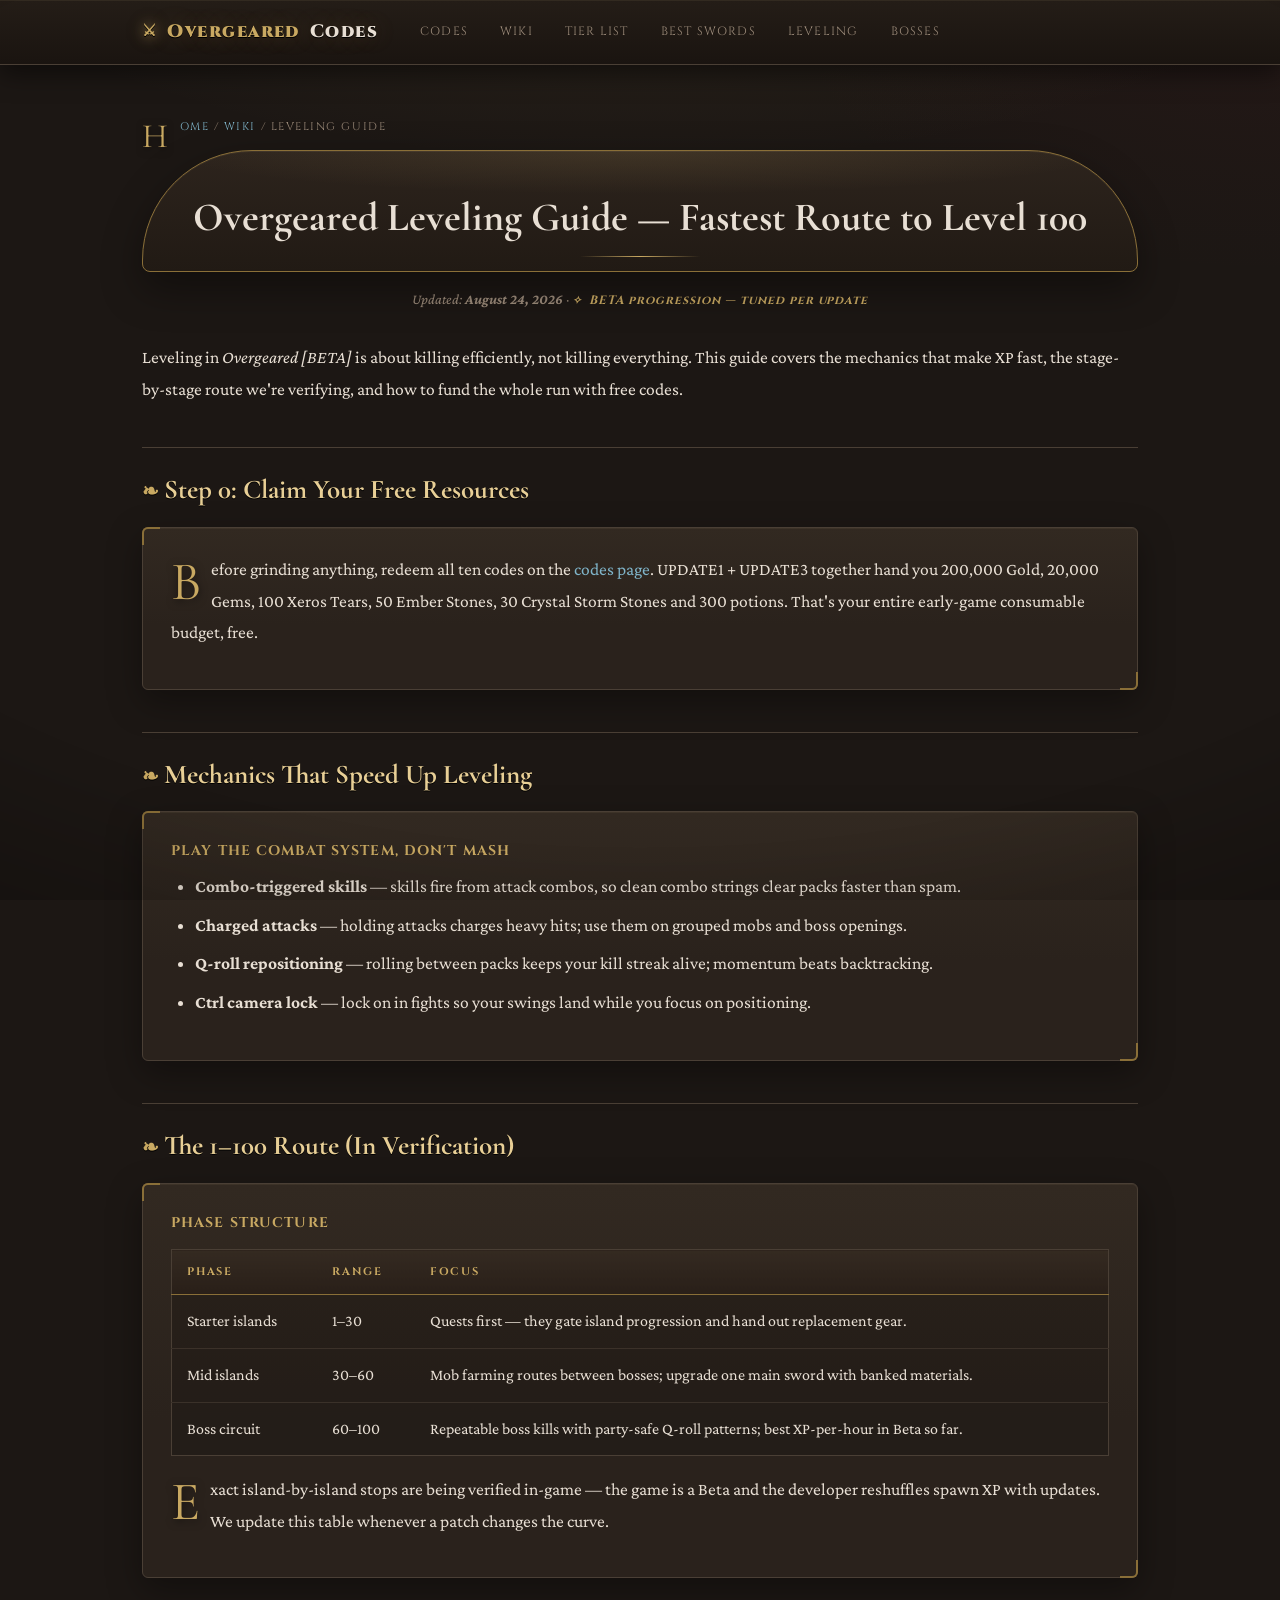
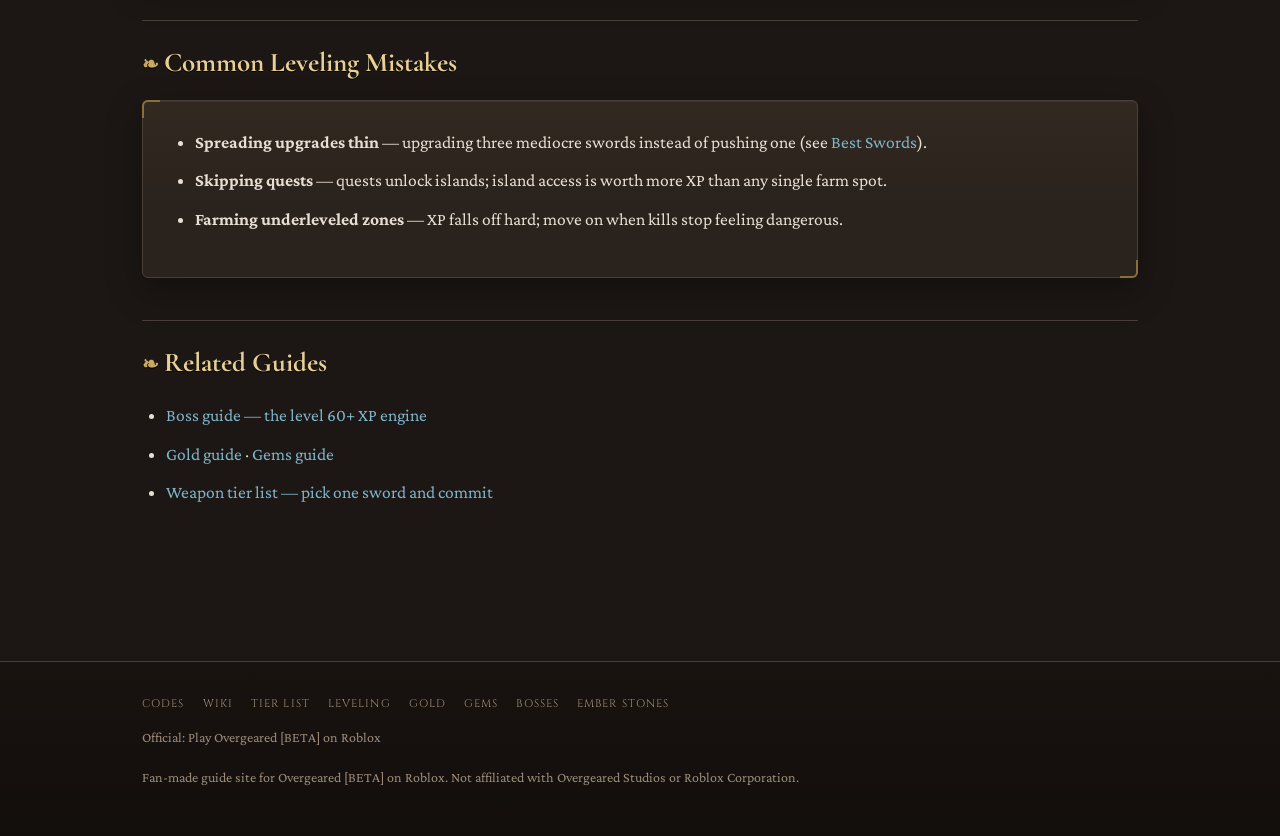
<file: leveling-guide.html>
<!DOCTYPE html>
<html lang="en">
<head>
<!-- Google tag (gtag.js) -->
<script async src="https://www.googletagmanager.com/gtag/js?id=G-T7TDFSM8E6"></script>
<script>
  window.dataLayer = window.dataLayer || [];
  function gtag(){dataLayer.push(arguments);}
  gtag('js', new Date());

  gtag('config', 'G-T7TDFSM8E6');
</script>
  <meta charset="UTF-8">
  <meta name="viewport" content="width=device-width, initial-scale=1.0">
  <title>Overgeared Leveling Guide: Fastest Route to Level 100 (Roblox)</title>
  <meta name="description" content="How to level up fast in Overgeared on Roblox: the 1–100 progression route, combo and charge mechanics that speed up kills, and the free codes that fund your run.">
  <meta property="og:type" content="website">
  <meta property="og:site_name" content="OvergearedCodes">
  <meta property="og:title" content="Overgeared Leveling Guide: Fastest Route to Level 100 (Roblox)">
  <meta property="og:description" content="How to level up fast in Overgeared on Roblox: the 1–100 progression route, combo and charge mechanics that speed up kills, and the free codes that fund your run.">
  <meta property="og:url" content="https://overgeared-site.vercel.app/leveling-guide.html">
  <meta name="twitter:card" content="summary">
  <link rel="canonical" href="https://overgeared-site.vercel.app/leveling-guide.html">
  <link rel="preconnect" href="https://fonts.googleapis.com">
  <link rel="preconnect" href="https://fonts.gstatic.com" crossorigin>
  <link rel="stylesheet" href="https://fonts.googleapis.com/css2?family=Cormorant+Garamond:wght@600;700&amp;family=Crimson+Pro:wght@400;600&amp;family=Cinzel:wght@600;700;900&amp;family=JetBrains+Mono:wght@700&amp;display=swap">
  <link rel="stylesheet" href="style.css">
  <link rel="stylesheet" href="theme.css">
</head>
<body>
  <header class="site-header">
    <div class="header-inner">
      <a class="brand" href="./index.html">Overgeared<span>Codes</span></a>
      <nav class="nav">
        <a href="./index.html">Codes</a>
        <a href="./wiki.html">Wiki</a>
        <a href="./tier-list.html">Tier List</a>
        <a href="./best-swords.html">Best Swords</a>
        <a href="./leveling-guide.html">Leveling</a>
        <a href="./bosses.html">Bosses</a>
      </nav>
    </div>
  </header>


  <main>
    <p class="breadcrumb"><a href="./index.html">Home</a> / <a href="./wiki.html">Wiki</a> / Leveling Guide</p>
    <h1>Overgeared Leveling Guide — Fastest Route to Level 100</h1>
    <p class="meta-line">Updated: <strong>August 24, 2026</strong> · <span class="status-beta">BETA progression — tuned per update</span></p>

    <p>Leveling in <em>Overgeared [BETA]</em> is about killing efficiently, not killing everything. This guide covers the mechanics that make XP fast, the stage-by-stage route we're verifying, and how to fund the whole run with free codes.</p>

    <h2>Step 0: Claim Your Free Resources</h2>
    <div class="card">
      <p>Before grinding anything, redeem all ten codes on the <a href="./index.html">codes page</a>. UPDATE1 + UPDATE3 together hand you 200,000 Gold, 20,000 Gems, 100 Xeros Tears, 50 Ember Stones, 30 Crystal Storm Stones and 300 potions. That's your entire early-game consumable budget, free.</p>
    </div>

    <h2>Mechanics That Speed Up Leveling</h2>
    <div class="card">
      <h3>Play the combat system, don't mash</h3>
      <ul>
        <li><strong>Combo-triggered skills</strong> — skills fire from attack combos, so clean combo strings clear packs faster than spam.</li>
        <li><strong>Charged attacks</strong> — holding attacks charges heavy hits; use them on grouped mobs and boss openings.</li>
        <li><strong>Q-roll repositioning</strong> — rolling between packs keeps your kill streak alive; momentum beats backtracking.</li>
        <li><strong>Ctrl camera lock</strong> — lock on in fights so your swings land while you focus on positioning.</li>
      </ul>
    </div>

    <h2>The 1–100 Route (In Verification)</h2>
    <div class="card">
      <h3>Phase structure</h3>
      <table>
        <tr><th>Phase</th><th>Range</th><th>Focus</th></tr>
        <tr><td>Starter islands</td><td>1–30</td><td>Quests first — they gate island progression and hand out replacement gear.</td></tr>
        <tr><td>Mid islands</td><td>30–60</td><td>Mob farming routes between bosses; upgrade one main sword with banked materials.</td></tr>
        <tr><td>Boss circuit</td><td>60–100</td><td>Repeatable boss kills with party-safe Q-roll patterns; best XP-per-hour in Beta so far.</td></tr>
      </table>
      <p>Exact island-by-island stops are being verified in-game — the game is a Beta and the developer reshuffles spawn XP with updates. We update this table whenever a patch changes the curve.</p>
    </div>

    <h2>Common Leveling Mistakes</h2>
    <div class="card">
      <ul>
        <li><strong>Spreading upgrades thin</strong> — upgrading three mediocre swords instead of pushing one (see <a href="./best-swords.html">Best Swords</a>).</li>
        <li><strong>Skipping quests</strong> — quests unlock islands; island access is worth more XP than any single farm spot.</li>
        <li><strong>Farming underleveled zones</strong> — XP falls off hard; move on when kills stop feeling dangerous.</li>
      </ul>
    </div>

    <h2>Related Guides</h2>
    <ul>
      <li><a href="./bosses.html">Boss guide — the level 60+ XP engine</a></li>
      <li><a href="./gold-guide.html">Gold guide</a> · <a href="./gems-guide.html">Gems guide</a></li>
      <li><a href="./tier-list.html">Weapon tier list — pick one sword and commit</a></li>
    </ul>

  </main>

  <footer class="site-footer">
    <div class="footer-inner">
      <nav>
        <a href="./index.html">Codes</a>
        <a href="./wiki.html">Wiki</a>
        <a href="./tier-list.html">Tier List</a>
        <a href="./leveling-guide.html">Leveling</a>
        <a href="./gold-guide.html">Gold</a>
        <a href="./gems-guide.html">Gems</a>
        <a href="./bosses.html">Bosses</a>
        <a href="./ember-stones.html">Ember Stones</a>
      </nav>
      <p class="official-links">Official: <a href="https://www.roblox.com/games/110225666966515/Overgeared" target="_blank" rel="noopener">Play Overgeared [BETA] on Roblox</a></p>
      <p>Fan-made guide site for Overgeared [BETA] on Roblox. Not affiliated with Overgeared Studios or Roblox Corporation.</p>
    </div>
  </footer>
</body>
</html>
</file>
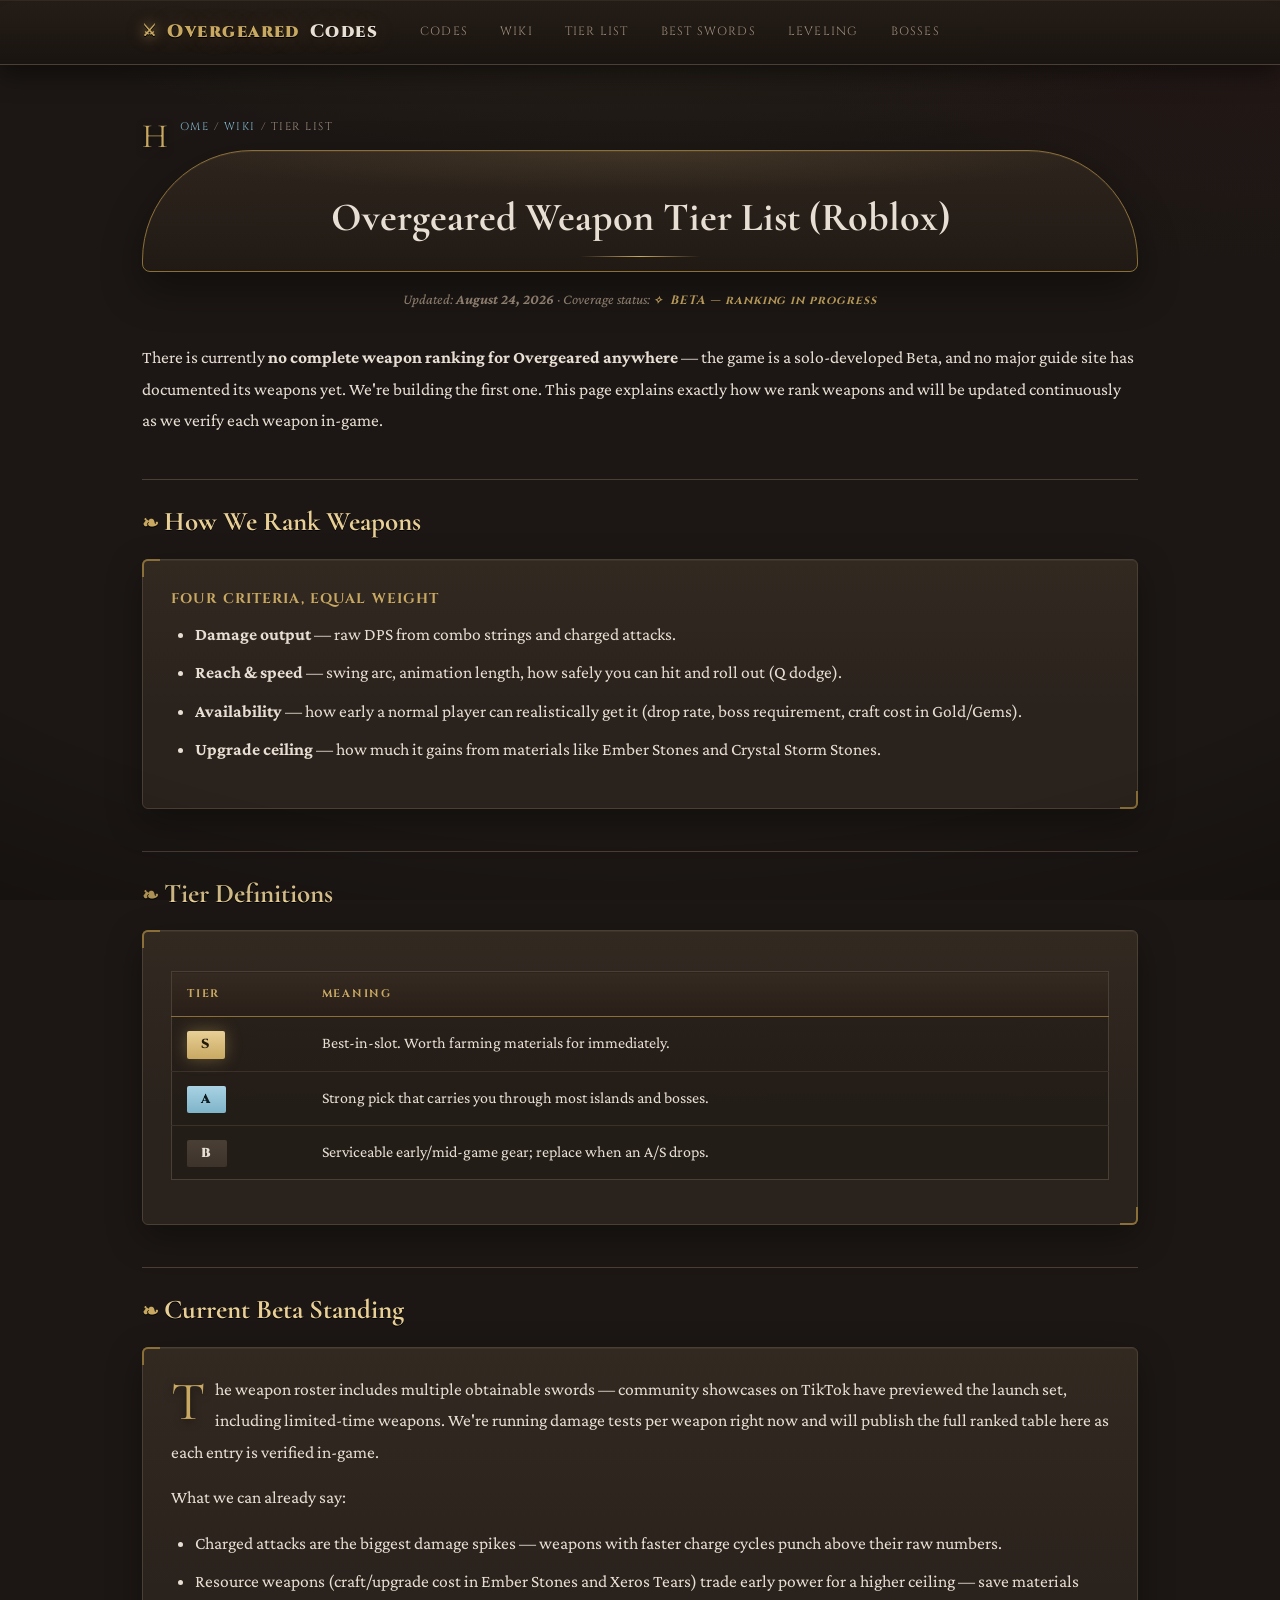
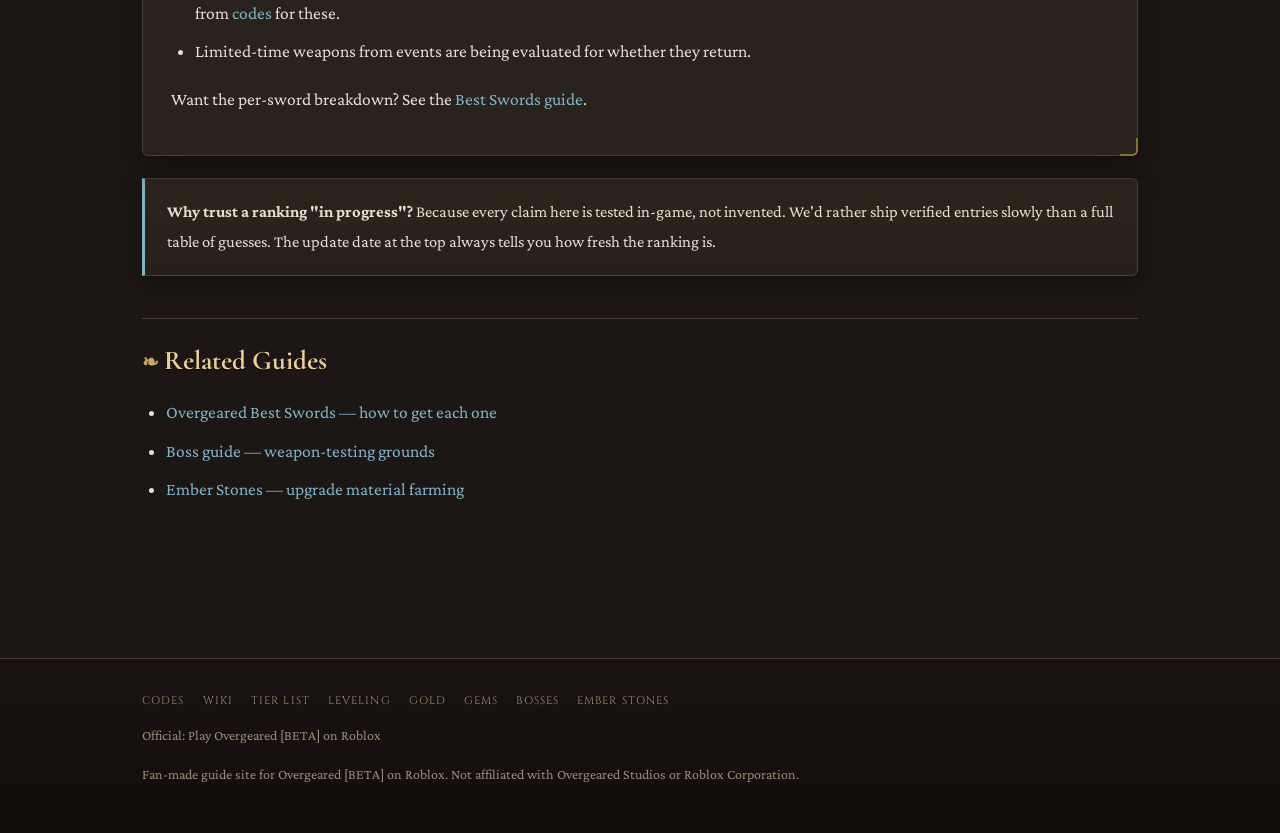
<file: tier-list.html>
<!DOCTYPE html>
<html lang="en">
<head>
<!-- Google tag (gtag.js) -->
<script async src="https://www.googletagmanager.com/gtag/js?id=G-T7TDFSM8E6"></script>
<script>
  window.dataLayer = window.dataLayer || [];
  function gtag(){dataLayer.push(arguments);}
  gtag('js', new Date());

  gtag('config', 'G-T7TDFSM8E6');
</script>
  <meta charset="UTF-8">
  <meta name="viewport" content="width=device-width, initial-scale=1.0">
  <title>Overgeared Weapon Tier List (Roblox) — Best Weapons, Beta Ranking</title>
  <meta name="description" content="Overgeared Roblox weapon tier list: how we rank swords and gear during Beta, what makes a weapon S-tier, and which weapons to chase first. Updated August 2026.">
  <meta property="og:type" content="website">
  <meta property="og:site_name" content="OvergearedCodes">
  <meta property="og:title" content="Overgeared Weapon Tier List (Roblox) — Best Weapons, Beta Ranking">
  <meta property="og:description" content="Overgeared Roblox weapon tier list: how we rank swords and gear during Beta, what makes a weapon S-tier, and which weapons to chase first. Updated August 2026.">
  <meta property="og:url" content="https://overgeared-site.vercel.app/tier-list.html">
  <meta name="twitter:card" content="summary">
  <link rel="canonical" href="https://overgeared-site.vercel.app/tier-list.html">
  <link rel="preconnect" href="https://fonts.googleapis.com">
  <link rel="preconnect" href="https://fonts.gstatic.com" crossorigin>
  <link rel="stylesheet" href="https://fonts.googleapis.com/css2?family=Cormorant+Garamond:wght@600;700&amp;family=Crimson+Pro:wght@400;600&amp;family=Cinzel:wght@600;700;900&amp;family=JetBrains+Mono:wght@700&amp;display=swap">
  <link rel="stylesheet" href="style.css">
  <link rel="stylesheet" href="theme.css">
</head>
<body>
  <header class="site-header">
    <div class="header-inner">
      <a class="brand" href="./index.html">Overgeared<span>Codes</span></a>
      <nav class="nav">
        <a href="./index.html">Codes</a>
        <a href="./wiki.html">Wiki</a>
        <a href="./tier-list.html">Tier List</a>
        <a href="./best-swords.html">Best Swords</a>
        <a href="./leveling-guide.html">Leveling</a>
        <a href="./bosses.html">Bosses</a>
      </nav>
    </div>
  </header>


  <main>
    <p class="breadcrumb"><a href="./index.html">Home</a> / <a href="./wiki.html">Wiki</a> / Tier List</p>
    <h1>Overgeared Weapon Tier List (Roblox)</h1>
    <p class="meta-line">Updated: <strong>August 24, 2026</strong> · Coverage status: <span class="status-beta">BETA — ranking in progress</span></p>

    <p>There is currently <strong>no complete weapon ranking for Overgeared anywhere</strong> — the game is a solo-developed Beta, and no major guide site has documented its weapons yet. We're building the first one. This page explains exactly how we rank weapons and will be updated continuously as we verify each weapon in-game.</p>

    <h2>How We Rank Weapons</h2>
    <div class="card">
      <h3>Four criteria, equal weight</h3>
      <ul>
        <li><strong>Damage output</strong> — raw DPS from combo strings and charged attacks.</li>
        <li><strong>Reach &amp; speed</strong> — swing arc, animation length, how safely you can hit and roll out (Q dodge).</li>
        <li><strong>Availability</strong> — how early a normal player can realistically get it (drop rate, boss requirement, craft cost in Gold/Gems).</li>
        <li><strong>Upgrade ceiling</strong> — how much it gains from materials like Ember Stones and Crystal Storm Stones.</li>
      </ul>
    </div>

    <h2>Tier Definitions</h2>
    <div class="card">
      <table>
        <tr><th>Tier</th><th>Meaning</th></tr>
        <tr><td><span class="tier-s">S</span></td><td>Best-in-slot. Worth farming materials for immediately.</td></tr>
        <tr><td><span class="tier-a">A</span></td><td>Strong pick that carries you through most islands and bosses.</td></tr>
        <tr><td><span class="tier-b">B</span></td><td>Serviceable early/mid-game gear; replace when an A/S drops.</td></tr>
      </table>
    </div>

    <h2>Current Beta Standing</h2>
    <div class="card">
      <p>The weapon roster includes multiple obtainable swords — community showcases on TikTok have previewed the launch set, including limited-time weapons. We're running damage tests per weapon right now and will publish the full ranked table here as each entry is verified in-game.</p>
      <p>What we can already say:</p>
      <ul>
        <li>Charged attacks are the biggest damage spikes — weapons with faster charge cycles punch above their raw numbers.</li>
        <li>Resource weapons (craft/upgrade cost in Ember Stones and Xeros Tears) trade early power for a higher ceiling — save materials from <a href="./index.html">codes</a> for these.</li>
        <li>Limited-time weapons from events are being evaluated for whether they return.</li>
      </ul>
      <p>Want the per-sword breakdown? See the <a href="./best-swords.html">Best Swords guide</a>.</p>
    </div>

    <div class="callout">
      <strong>Why trust a ranking "in progress"?</strong> Because every claim here is tested in-game, not invented. We'd rather ship verified entries slowly than a full table of guesses. The update date at the top always tells you how fresh the ranking is.
    </div>

    <h2>Related Guides</h2>
    <ul>
      <li><a href="./best-swords.html">Overgeared Best Swords — how to get each one</a></li>
      <li><a href="./bosses.html">Boss guide — weapon-testing grounds</a></li>
      <li><a href="./ember-stones.html">Ember Stones — upgrade material farming</a></li>
    </ul>

  </main>

  <footer class="site-footer">
    <div class="footer-inner">
      <nav>
        <a href="./index.html">Codes</a>
        <a href="./wiki.html">Wiki</a>
        <a href="./tier-list.html">Tier List</a>
        <a href="./leveling-guide.html">Leveling</a>
        <a href="./gold-guide.html">Gold</a>
        <a href="./gems-guide.html">Gems</a>
        <a href="./bosses.html">Bosses</a>
        <a href="./ember-stones.html">Ember Stones</a>
      </nav>
      <p class="official-links">Official: <a href="https://www.roblox.com/games/110225666966515/Overgeared" target="_blank" rel="noopener">Play Overgeared [BETA] on Roblox</a></p>
      <p>Fan-made guide site for Overgeared [BETA] on Roblox. Not affiliated with Overgeared Studios or Roblox Corporation.</p>
    </div>
  </footer>
</body>
</html>
</file>
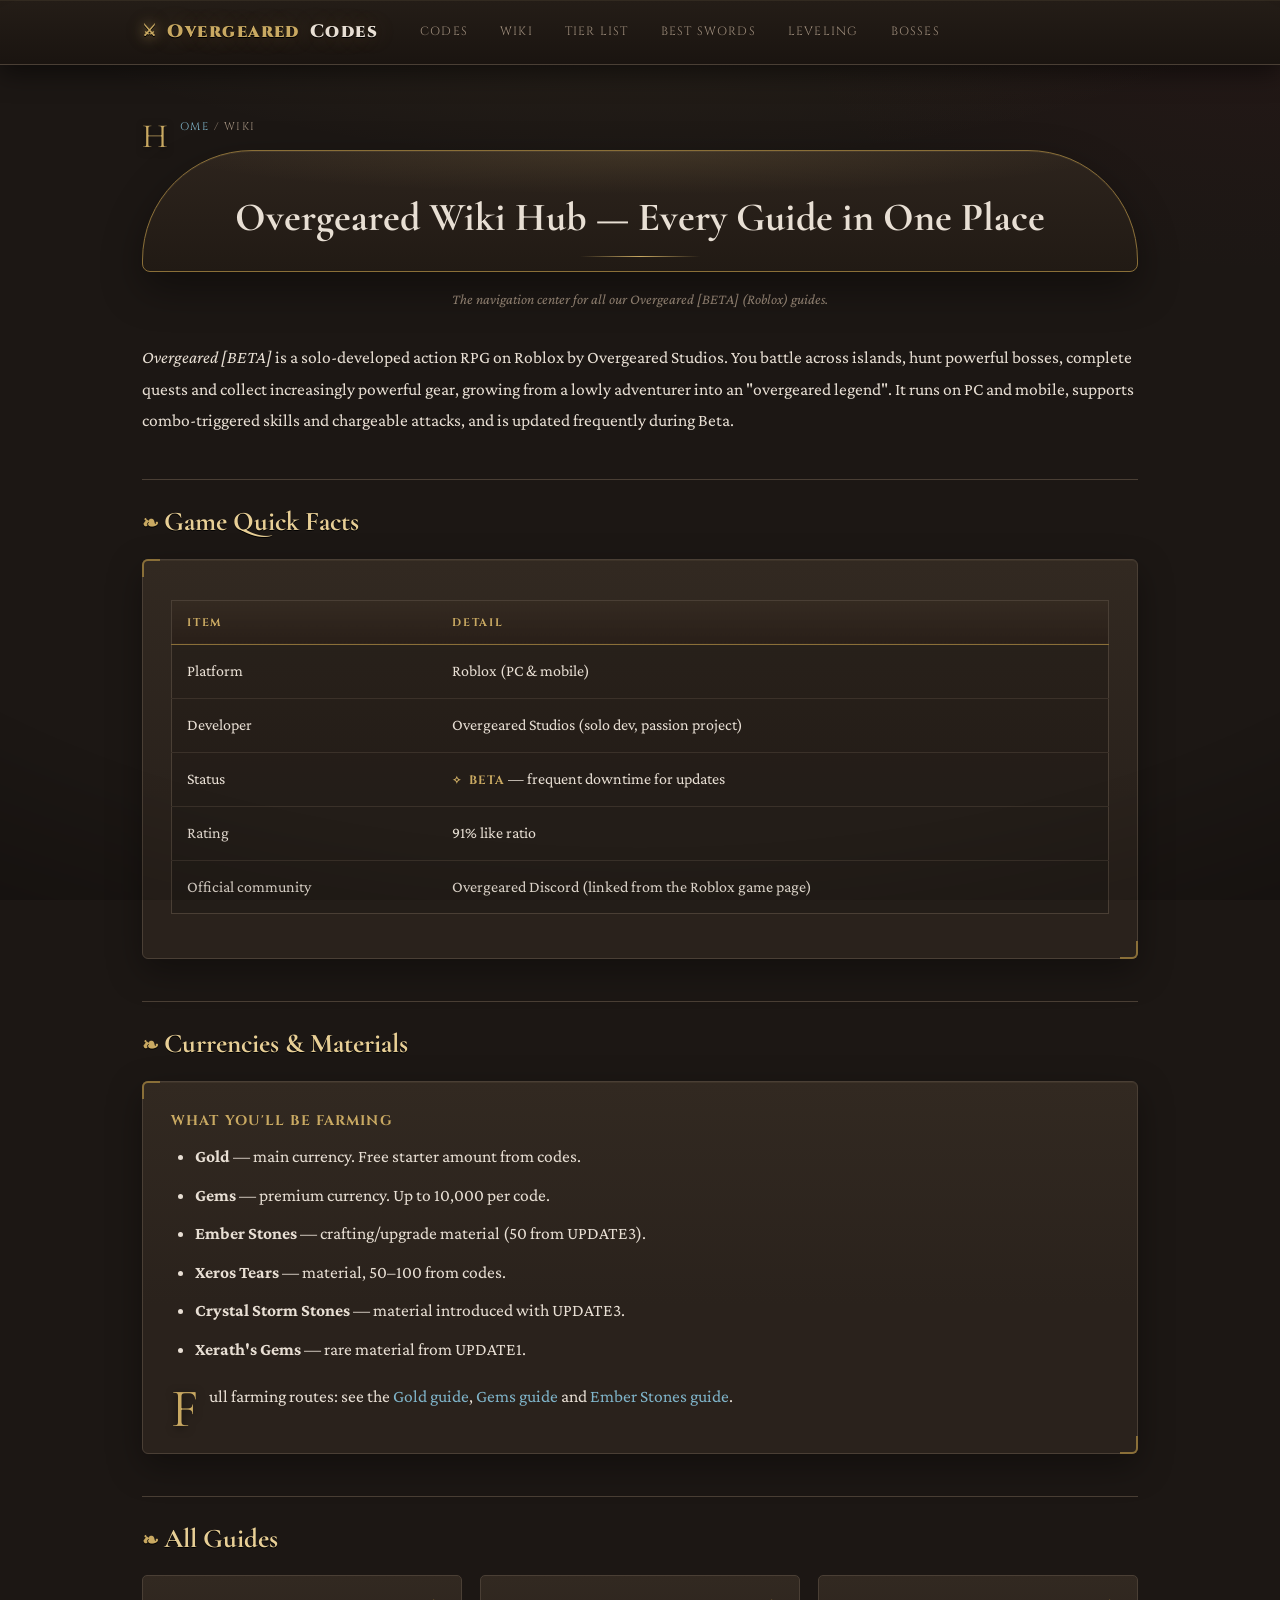
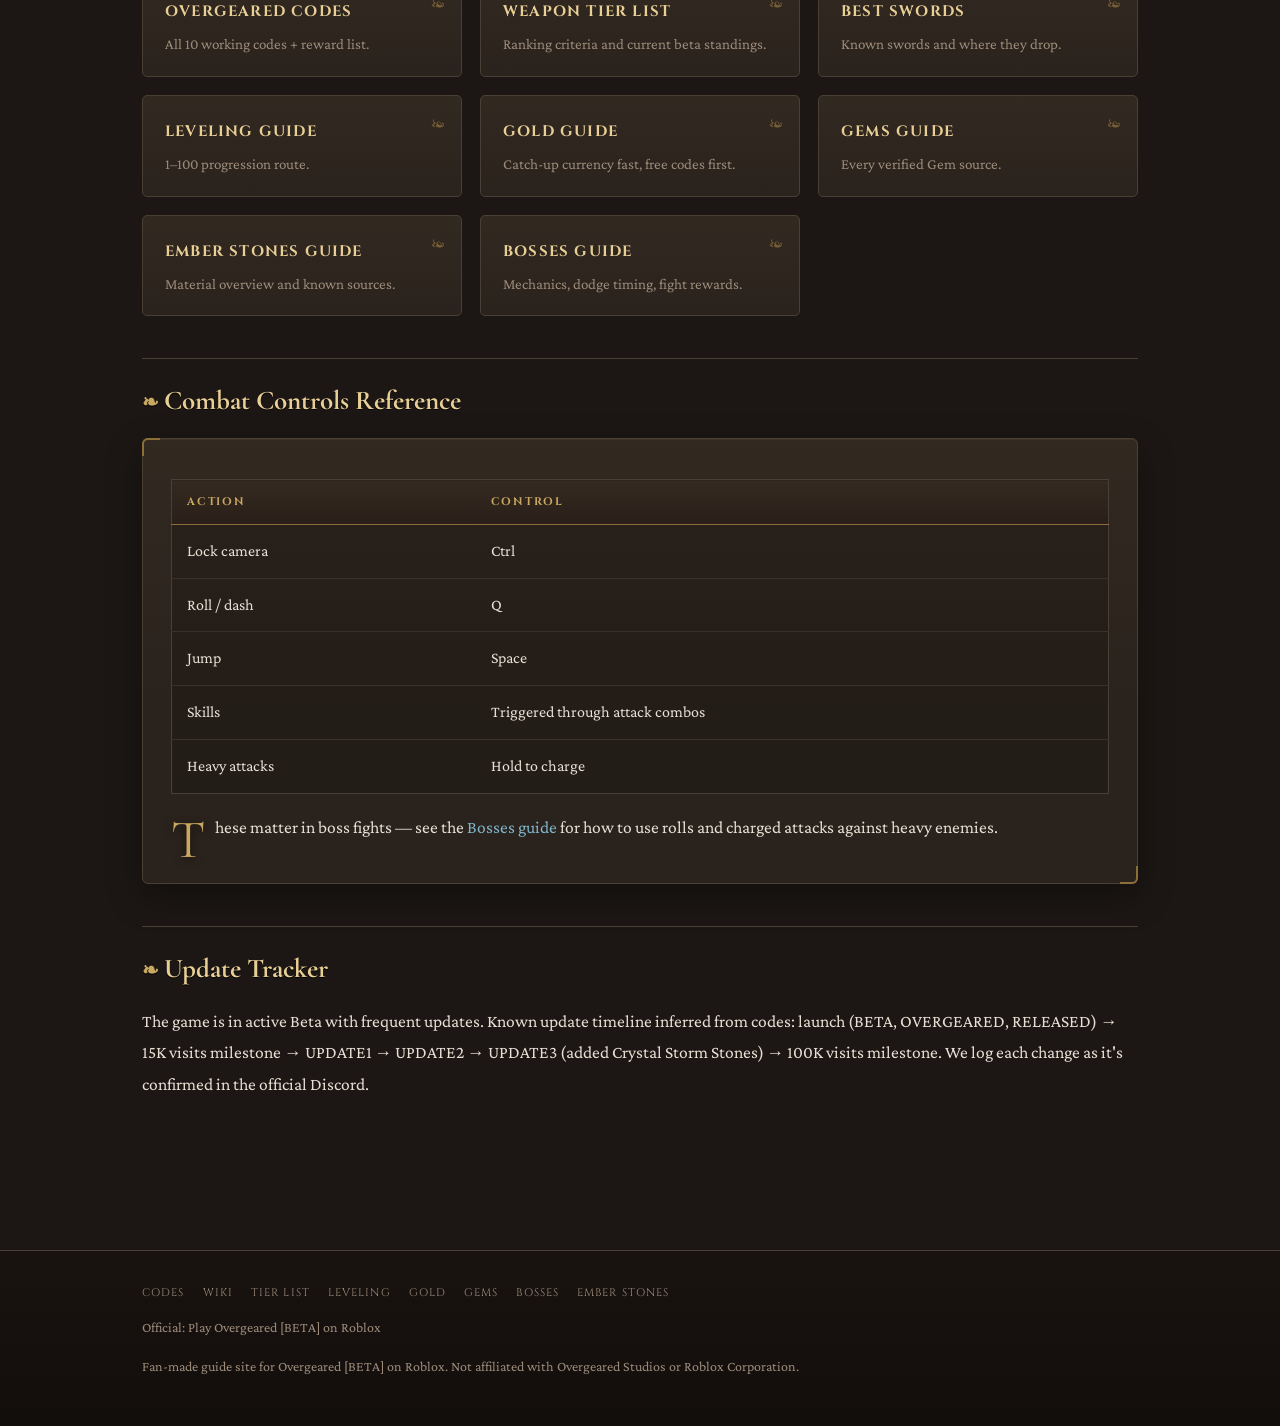
<file: wiki.html>
<!DOCTYPE html>
<html lang="en">
<head>
<!-- Google tag (gtag.js) -->
<script async src="https://www.googletagmanager.com/gtag/js?id=G-T7TDFSM8E6"></script>
<script>
  window.dataLayer = window.dataLayer || [];
  function gtag(){dataLayer.push(arguments);}
  gtag('js', new Date());

  gtag('config', 'G-T7TDFSM8E6');
</script>
  <meta charset="UTF-8">
  <meta name="viewport" content="width=device-width, initial-scale=1.0">
  <title>Overgeared Wiki Hub (Roblox): Guides, Codes, Items &amp; Systems</title>
  <meta name="description" content="The complete Overgeared Roblox wiki hub: codes, weapon tier list, leveling, gold and gems guides, boss fights, crafting materials and update log — all in one place.">
  <meta property="og:type" content="website">
  <meta property="og:site_name" content="OvergearedCodes">
  <meta property="og:title" content="Overgeared Wiki Hub (Roblox): Guides, Codes, Items &amp; Systems">
  <meta property="og:description" content="The complete Overgeared Roblox wiki hub: codes, weapon tier list, leveling, gold and gems guides, boss fights, crafting materials and update log — all in one place.">
  <meta property="og:url" content="https://overgeared-site.vercel.app/wiki.html">
  <meta name="twitter:card" content="summary">
  <link rel="canonical" href="https://overgeared-site.vercel.app/wiki.html">
  <link rel="preconnect" href="https://fonts.googleapis.com">
  <link rel="preconnect" href="https://fonts.gstatic.com" crossorigin>
  <link rel="stylesheet" href="https://fonts.googleapis.com/css2?family=Cormorant+Garamond:wght@600;700&amp;family=Crimson+Pro:wght@400;600&amp;family=Cinzel:wght@600;700;900&amp;family=JetBrains+Mono:wght@700&amp;display=swap">
  <link rel="stylesheet" href="style.css">
  <link rel="stylesheet" href="theme.css">
</head>
<body>
  <header class="site-header">
    <div class="header-inner">
      <a class="brand" href="./index.html">Overgeared<span>Codes</span></a>
      <nav class="nav">
        <a href="./index.html">Codes</a>
        <a href="./wiki.html">Wiki</a>
        <a href="./tier-list.html">Tier List</a>
        <a href="./best-swords.html">Best Swords</a>
        <a href="./leveling-guide.html">Leveling</a>
        <a href="./bosses.html">Bosses</a>
      </nav>
    </div>
  </header>


  <main>
    <p class="breadcrumb"><a href="./index.html">Home</a> / Wiki</p>
    <h1>Overgeared Wiki Hub — Every Guide in One Place</h1>
    <p class="meta-line">The navigation center for all our <em>Overgeared [BETA]</em> (Roblox) guides.</p>

    <p><em>Overgeared [BETA]</em> is a solo-developed action RPG on Roblox by Overgeared Studios. You battle across islands, hunt powerful bosses, complete quests and collect increasingly powerful gear, growing from a lowly adventurer into an "overgeared legend". It runs on PC and mobile, supports combo-triggered skills and chargeable attacks, and is updated frequently during Beta.</p>

    <h2>Game Quick Facts</h2>
    <div class="card">
      <table>
        <tr><th>Item</th><th>Detail</th></tr>
        <tr><td>Platform</td><td>Roblox (PC &amp; mobile)</td></tr>
        <tr><td>Developer</td><td>Overgeared Studios (solo dev, passion project)</td></tr>
        <tr><td>Status</td><td><span class="status-beta">BETA</span> — frequent downtime for updates</td></tr>
        <tr><td>Rating</td><td>91% like ratio</td></tr>
        <tr><td>Official community</td><td>Overgeared Discord (linked from the Roblox game page)</td></tr>
      </table>
    </div>

    <h2>Currencies &amp; Materials</h2>
    <div class="card">
      <h3>What you'll be farming</h3>
      <ul>
        <li><strong>Gold</strong> — main currency. Free starter amount from codes.</li>
        <li><strong>Gems</strong> — premium currency. Up to 10,000 per code.</li>
        <li><strong>Ember Stones</strong> — crafting/upgrade material (50 from UPDATE3).</li>
        <li><strong>Xeros Tears</strong> — material, 50–100 from codes.</li>
        <li><strong>Crystal Storm Stones</strong> — material introduced with UPDATE3.</li>
        <li><strong>Xerath's Gems</strong> — rare material from UPDATE1.</li>
      </ul>
      <p>Full farming routes: see the <a href="./gold-guide.html">Gold guide</a>, <a href="./gems-guide.html">Gems guide</a> and <a href="./ember-stones.html">Ember Stones guide</a>.</p>
    </div>

    <h2>All Guides</h2>
    <div class="hub-grid">
      <a class="hub-card" href="./index.html"><h3>Overgeared Codes</h3><p>All 10 working codes + reward list.</p></a>
      <a class="hub-card" href="./tier-list.html"><h3>Weapon Tier List</h3><p>Ranking criteria and current beta standings.</p></a>
      <a class="hub-card" href="./best-swords.html"><h3>Best Swords</h3><p>Known swords and where they drop.</p></a>
      <a class="hub-card" href="./leveling-guide.html"><h3>Leveling Guide</h3><p>1–100 progression route.</p></a>
      <a class="hub-card" href="./gold-guide.html"><h3>Gold Guide</h3><p>Catch-up currency fast, free codes first.</p></a>
      <a class="hub-card" href="./gems-guide.html"><h3>Gems Guide</h3><p>Every verified Gem source.</p></a>
      <a class="hub-card" href="./ember-stones.html"><h3>Ember Stones Guide</h3><p>Material overview and known sources.</p></a>
      <a class="hub-card" href="./bosses.html"><h3>Bosses Guide</h3><p>Mechanics, dodge timing, fight rewards.</p></a>
    </div>

    <h2>Combat Controls Reference</h2>
    <div class="card">
      <table>
        <tr><th>Action</th><th>Control</th></tr>
        <tr><td>Lock camera</td><td>Ctrl</td></tr>
        <tr><td>Roll / dash</td><td>Q</td></tr>
        <tr><td>Jump</td><td>Space</td></tr>
        <tr><td>Skills</td><td>Triggered through attack combos</td></tr>
        <tr><td>Heavy attacks</td><td>Hold to charge</td></tr>
      </table>
      <p>These matter in boss fights — see the <a href="./bosses.html">Bosses guide</a> for how to use rolls and charged attacks against heavy enemies.</p>
    </div>

    <h2>Update Tracker</h2>
    <p>The game is in active Beta with frequent updates. Known update timeline inferred from codes: launch (BETA, OVERGEARED, RELEASED) → 15K visits milestone → UPDATE1 → UPDATE2 → UPDATE3 (added Crystal Storm Stones) → 100K visits milestone. We log each change as it's confirmed in the official Discord.</p>

  </main>

  <footer class="site-footer">
    <div class="footer-inner">
      <nav>
        <a href="./index.html">Codes</a>
        <a href="./wiki.html">Wiki</a>
        <a href="./tier-list.html">Tier List</a>
        <a href="./leveling-guide.html">Leveling</a>
        <a href="./gold-guide.html">Gold</a>
        <a href="./gems-guide.html">Gems</a>
        <a href="./bosses.html">Bosses</a>
        <a href="./ember-stones.html">Ember Stones</a>
      </nav>
      <p class="official-links">Official: <a href="https://www.roblox.com/games/110225666966515/Overgeared" target="_blank" rel="noopener">Play Overgeared [BETA] on Roblox</a></p>
      <p>Fan-made guide site for Overgeared [BETA] on Roblox. Not affiliated with Overgeared Studios or Roblox Corporation.</p>
    </div>
  </footer>
</body>
</html>
</file>
<file: style.css>
/* ═══════════════════════════════════════════════════════════
   热词游戏站模板 · The Adventurer's Codex（框架层，游戏无关）
   西方奇幻古卷主题 — 红木 / 橡木 / 羊皮纸 / 黄铜 / 火漆
   默认配色在此，换肤改 site.config.json 的 theme.vars
   ═══════════════════════════════════════════════════════════ */
:root {
  --bg: #1C1714;            /* mahogany 红木 */
  --bg-alt: #251E19;        /* oak 橡木 */
  --panel: #2a221c;
  --panel-2: #322921;
  --fg: #E8DFD4;            /* parchment 羊皮纸 */
  --muted: #3D332B;
  --muted-fg: #9C8B7A;
  --border: #4A3F35;
  --brass: #C9A962;         /* 黄铜 */
  --brass-hi: #E8CF96;
  --brass-deep: #8a6f38;
  --crimson: #8B2635;       /* 火漆红 */
  --gem: #7FB4C9;
  --ok: #8FBF7F;
  --bad: #C46A5A;
  --font-heading: "Cormorant Garamond", "Songti SC", serif;
  --font-body: "Crimson Pro", "Songti SC", Georgia, serif;
  --font-label: "Cinzel", "Songti SC", serif;
  --font-mono: "JetBrains Mono", ui-monospace, Menlo, monospace;
}
* { box-sizing: border-box; margin: 0; padding: 0; }
html { scroll-behavior: smooth; }

body {
  font-family: var(--font-body);
  font-size: 17.5px;
  color: var(--fg);
  line-height: 1.8;
  background:
    radial-gradient(1200px 500px at 50% -160px, rgba(201,169,98,.13), transparent 65%),
    radial-gradient(900px 500px at 100% 0, rgba(139,38,53,.07), transparent 55%),
    var(--bg);
  min-height: 100vh;
}
/* 古卷暗角 vignette */
body::after {
  content: ""; position: fixed; inset: 0; pointer-events: none; z-index: 99;
  background: radial-gradient(120% 90% at 50% 40%, transparent 60%, rgba(0,0,0,.42) 100%);
}
::selection { background: rgba(201,169,98,.35); }

a { color: var(--gem); text-decoration: none; }
a:hover { color: var(--brass-hi); }
a:focus-visible, .btn:focus-visible, .nav a:focus-visible {
  outline: 2px solid var(--brass); outline-offset: 3px; border-radius: 4px;
}

/* ─────────── 顶栏 ─────────── */
.site-header {
  background: linear-gradient(180deg, #241d17, #1a1410);
  border-bottom: 1px solid var(--border);
  box-shadow: 0 1px 0 rgba(232,207,150,.07) inset, 0 8px 26px rgba(0,0,0,.5);
  position: sticky; top: 0; z-index: 20;
}
.header-inner { max-width: 1040px; margin: 0 auto; padding: 14px 22px; display: flex; align-items: center; gap: 28px; flex-wrap: wrap; }
.brand {
  font-family: var(--font-label); font-weight: 900; font-size: 18px;
  letter-spacing: .08em; color: var(--brass);
  text-shadow: 0 1px 0 #000, 0 0 22px rgba(201,169,98,.3);
  display: flex; align-items: center; gap: 10px;
}
.brand::before { content: "⚔"; font-size: 16px; filter: drop-shadow(0 0 6px rgba(201,169,98,.6)); }
.brand span { color: var(--fg); }
.brand:hover { color: var(--brass-hi); }
.nav { display: flex; gap: 4px; flex-wrap: wrap; font-family: var(--font-label); font-size: 12px; letter-spacing: .1em; }
.nav a { color: var(--muted-fg); padding: 6px 13px; border: 1px solid transparent; border-radius: 3px; text-transform: uppercase; }
.nav a:hover { color: var(--brass-hi); border-color: var(--border); background: rgba(201,169,98,.07); }

/* ─────────── HERO 拱顶大屏 ─────────── */
.hero {
  margin: 34px auto 10px;
  max-width: 1040px; padding: 0 22px;
}
.hero-inner {
  position: relative;
  text-align: center;
  padding: 66px 30px 54px;
  border: 1px solid var(--brass-deep);
  border-radius: 160px 160px 10px 10px;      /* 拱门顶 */
  background:
    radial-gradient(85% 70% at 50% 0%, rgba(201,169,98,.14), transparent 60%),
    radial-gradient(60% 55% at 50% 100%, rgba(139,38,53,.10), transparent 65%),
    linear-gradient(180deg, #2d241d, #221b15);
  box-shadow:
    0 1px 0 rgba(232,207,150,.10) inset,
    0 24px 60px rgba(0,0,0,.55);
  overflow: hidden;
}
/* 拱顶内圈细线 */
.hero-inner::before {
  content: ""; position: absolute; inset: 9px;
  border: 1px solid rgba(201,169,98,.28);
  border-radius: 150px 150px 6px 6px;
  pointer-events: none;
}
.hero-crest { margin-bottom: 10px; filter: drop-shadow(0 4px 18px rgba(201,169,98,.35)); }
.hero-overline {
  font-family: var(--font-label); font-size: 11.5px; letter-spacing: .34em;
  text-transform: uppercase; color: var(--brass); margin-bottom: 14px;
}
.hero h1 {
  font-family: var(--font-heading); font-weight: 700;
  font-size: clamp(34px, 6vw, 56px); line-height: 1.12;
  letter-spacing: .01em; margin: 0 0 14px; color: var(--fg);
  text-shadow: 0 2px 0 #000, 0 6px 34px rgba(0,0,0,.6);
}
.hero h1 em { font-style: normal; color: var(--brass); }
.hero-sub {
  max-width: 620px; margin: 0 auto 26px; color: var(--muted-fg);
  font-size: 18px; font-style: italic;
}
.hero-cta { display: flex; gap: 14px; justify-content: center; flex-wrap: wrap; margin-bottom: 30px; }
.hero-stats { display: flex; gap: 46px; justify-content: center; flex-wrap: wrap; }
.hero-stats div { text-align: center; }
.hero-stats b {
  display: block; font-family: var(--font-heading); font-size: 30px;
  color: var(--brass-hi); line-height: 1.1; text-shadow: 0 0 16px rgba(201,169,98,.3);
}
.hero-stats span { font-family: var(--font-label); font-size: 10.5px; letter-spacing: .18em; text-transform: uppercase; color: var(--muted-fg); }

/* 火漆印章 */
.wax-seal {
  position: absolute; top: 26px; right: 34px;
  width: 64px; height: 64px; border-radius: 50%;
  background: radial-gradient(circle at 34% 30%, #a63a49, var(--crimson) 58%, #5d1622);
  border: 2px solid rgba(232,207,150,.4);
  box-shadow: 0 6px 18px rgba(0,0,0,.55), 0 0 0 4px rgba(139,38,53,.25);
  font-family: var(--font-label); font-weight: 700; font-size: 12px;
  letter-spacing: .12em; color: #f0dcc0;
  display: flex; align-items: center; justify-content: center;
  transform: rotate(9deg);
}

/* ─────────── 按钮 ─────────── */
.btn {
  display: inline-flex; align-items: center; justify-content: center; gap: 8px; cursor: pointer;
  font-family: var(--font-label); font-size: 13px; font-weight: 700; line-height: 1;
  letter-spacing: .14em; text-transform: uppercase;
  padding: 14px 26px; border-radius: 4px;
  transition: transform .18s ease, box-shadow .18s ease, background .18s ease;
}
.btn-brass {
  color: #241a08;
  background: linear-gradient(180deg, var(--brass-hi), var(--brass) 55%, #a98b4b);
  border: 1px solid #6f5828;
  box-shadow: 0 1px 0 rgba(255,240,200,.5) inset, 0 6px 18px rgba(0,0,0,.45);
  text-shadow: 0 1px 0 rgba(255,240,200,.45);
}
.btn-brass:hover { transform: translateY(-2px); box-shadow: 0 1px 0 rgba(255,240,200,.5) inset, 0 10px 26px rgba(0,0,0,.5), 0 0 24px rgba(201,169,98,.35); color: #241a08; }
.btn-ghost {
  color: var(--brass); background: transparent;
  border: 1px solid var(--brass-deep);
}
.btn-ghost:hover { border-color: var(--brass); background: rgba(201,169,98,.08); transform: translateY(-2px); }

/* ─────────── 版心 / 标题 ─────────── */
main { max-width: 1040px; margin: 0 auto; padding: 26px 22px 80px; }
.breadcrumb { font-family: var(--font-label); font-size: 11px; letter-spacing: .14em; text-transform: uppercase; color: var(--muted-fg); margin: 26px 0 14px; }

/* 内页：拱形页眉横幅（不改动 HTML，直接把 h1 做成拱顶碑牌） */
main > h1 {
  font-family: var(--font-heading); font-weight: 700;
  font-size: clamp(27px, 4.4vw, 40px); line-height: 1.2;
  padding: 42px 34px 30px; margin: 0 0 14px;
  text-align: center;
  border: 1px solid var(--brass-deep);
  border-radius: 110px 110px 8px 8px;
  background:
    radial-gradient(80% 60% at 50% 0%, rgba(201,169,98,.12), transparent 60%),
    linear-gradient(180deg, #2d241d, #211a14);
  box-shadow: 0 1px 0 rgba(232,207,150,.08) inset, 0 16px 40px rgba(0,0,0,.4);
  position: relative;
}
main > h1::after {
  content: ""; position: absolute; left: 50%; bottom: 14px; transform: translateX(-50%);
  width: 120px; height: 1px;
  background: linear-gradient(90deg, transparent, var(--brass), transparent);
}
main > h1 + .meta-line { text-align: center; margin-bottom: 30px; }

h2 {
  font-family: var(--font-heading); font-weight: 700; font-size: 27px;
  margin: 42px 0 12px; padding-top: 18px; border-top: 1px solid var(--border);
  color: var(--brass-hi);
  text-shadow: 0 1px 0 #000;
}
h2::before { content: "❧ "; color: var(--brass); font-size: 20px; }
h3 { font-family: var(--font-label); font-size: 14px; font-weight: 700; letter-spacing: .08em; margin: 24px 0 8px; color: var(--brass); text-transform: uppercase; }
p { margin-bottom: 14px; }
ul, ol { margin: 0 0 16px 24px; }
li { margin-bottom: 7px; }
.meta-line { color: var(--muted-fg); font-size: 14.5px; margin-bottom: 24px; font-style: italic; }

/* 首字下沉 */
.card > p:first-of-type::first-letter,
main > p:first-of-type::first-letter {
  font-family: var(--font-heading); font-size: 3.1em; line-height: .82;
  float: left; padding: 6px 10px 0 0; color: var(--brass);
  text-shadow: 0 2px 8px rgba(0,0,0,.6);
}

/* ─────────── 古卷卡片 ─────────── */
.card {
  position: relative;
  background: linear-gradient(180deg, var(--panel-2), var(--panel) 60%);
  border: 1px solid var(--border);
  border-radius: 6px;
  padding: 26px 28px;
  margin-bottom: 22px;
  box-shadow: 0 1px 0 rgba(232,207,150,.06) inset, 0 12px 34px rgba(0,0,0,.35);
}
.card::before, .card::after {
  content: ""; position: absolute; width: 16px; height: 16px;
  border: 2px solid var(--brass-deep);
}
.card::before { top: -1px; left: -1px; border-right: none; border-bottom: none; border-radius: 6px 0 0 0; }
.card::after  { bottom: -1px; right: -1px; border-left: none; border-top: none; border-radius: 0 0 6px 0; }
.card h2:first-child, .card h3:first-child { margin-top: 0; border-top: none; padding-top: 0; }

/* 章节纹饰标题（首页 Explore 用） */
.section-orn {
  text-align: center; border-top: none !important; padding-top: 8px !important;
  display: flex; align-items: center; gap: 18px; margin-top: 48px;
}
.section-orn::before { content: ""; }
.section-orn::after {
  content: ""; order: 3; flex: 1; height: 1px;
  background: linear-gradient(90deg, transparent, var(--brass-deep));
}
.section-orn { justify-content: center; }
.section-orn-text { display: flex; align-items: center; gap: 18px; flex: 1; }
.section-orn::before {
  content: ""; flex: 1; height: 1px; order: 0;
  background: linear-gradient(90deg, var(--brass-deep), transparent);
}

/* ─────────── 表格 ─────────── */
table {
  width: 100%; border-collapse: collapse; font-size: 16px;
  margin: 14px 0 18px; border: 1px solid var(--border);
  background: rgba(0,0,0,.16);
}
th {
  font-family: var(--font-label); font-size: 11px; letter-spacing: .16em;
  text-transform: uppercase; color: var(--brass); text-align: left;
  padding: 12px 15px; background: linear-gradient(180deg, #342a21, #291f18);
  border-bottom: 1px solid var(--brass-deep);
}
td { padding: 12px 15px; border-bottom: 1px solid rgba(74,63,53,.6); vertical-align: top; }
tr:last-child td { border-bottom: none; }
tbody tr:hover td, table tr:hover td { background: rgba(201,169,98,.05); }

/* ─────────── 兑换码铜牌 ─────────── */
.code {
  font-family: var(--font-mono); font-weight: 700; font-size: 13.5px;
  color: var(--brass-hi); white-space: nowrap;
  background: linear-gradient(180deg, #3a2f1c, #241c0f);
  border: 1px solid var(--brass-deep); border-radius: 3px; padding: 4px 11px;
  text-shadow: 0 0 10px rgba(232,207,150,.35);
  box-shadow: 0 1px 0 rgba(232,207,150,.14) inset, 0 2px 6px rgba(0,0,0,.5);
}
.status-active { color: var(--ok); font-family: var(--font-label); font-weight: 700; font-size: 12px; letter-spacing: .08em; }
.status-active::before { content: "✦"; margin-right: 7px; font-size: 10px; }
.status-beta { color: var(--brass); font-family: var(--font-label); font-weight: 700; font-size: 12px; letter-spacing: .08em; }
.status-beta::before { content: "✧"; margin-right: 7px; font-size: 11px; }

/* ─────────── 任务卷轴提示 ─────────── */
.callout {
  background: linear-gradient(180deg, #2e261d, #271f18);
  border: 1px solid var(--border); border-left: 3px solid var(--gem);
  padding: 18px 22px; border-radius: 0 6px 6px 0; margin: 20px 0; font-size: 16.5px;
  box-shadow: 0 8px 22px rgba(0,0,0,.3);
}
.warn { border-left-color: var(--bad); background: linear-gradient(180deg, #32231f, #291d19); }
.disambig { border-left: 3px solid var(--crimson); padding-left: 16px; color: var(--muted-fg); font-style: italic; }

/* ─────────── 稀有度徽章 ─────────── */
.tier-s, .tier-a, .tier-b {
  display: inline-block; font-family: var(--font-label); font-weight: 900;
  font-size: 13px; padding: 2px 14px; border-radius: 2px; letter-spacing: .14em;
}
.tier-s { color: #241a08; background: linear-gradient(180deg, var(--brass-hi), var(--brass)); box-shadow: 0 0 16px rgba(201,169,98,.4); }
.tier-a { color: #0f1c22; background: linear-gradient(180deg, #a9d2e4, var(--gem)); }
.tier-b { color: var(--fg); background: linear-gradient(180deg, var(--border), var(--muted)); }

.tag { display: inline-block; background: var(--panel-2); border: 1px solid var(--border); color: var(--muted-fg); border-radius: 3px; padding: 2px 12px; font-size: 12.5px; margin: 0 6px 8px 0; font-family: var(--font-label); letter-spacing: .06em; }

/* ─────────── Hub 物品槽 ─────────── */
.hub-grid { display: grid; grid-template-columns: repeat(auto-fill, minmax(280px, 1fr)); gap: 18px; margin-top: 12px; }
.hub-card {
  position: relative;
  background: linear-gradient(180deg, var(--panel-2), var(--panel));
  border: 1px solid var(--border); border-radius: 5px;
  padding: 22px 22px 19px;
  transition: transform .18s ease, border-color .18s ease, box-shadow .18s ease;
}
.hub-card::before {
  content: "❧"; position: absolute; top: 14px; right: 16px;
  color: var(--brass-deep); font-size: 15px; opacity: .8;
}
.hub-card:hover {
  transform: translateY(-3px);
  border-color: var(--brass-deep);
  box-shadow: 0 0 0 1px rgba(201,169,98,.2), 0 16px 36px rgba(0,0,0,.5);
}
.hub-card h3 { margin: 0 0 7px; color: var(--brass-hi); font-size: 15px; }
.hub-card p { font-size: 15px; color: var(--muted-fg); margin: 0; line-height: 1.65; }

/* ─────────── 页脚 ─────────── */
.site-footer { border-top: 1px solid var(--border); background: linear-gradient(180deg, #191310, #120e0b); margin-top: 56px; }
.footer-inner { max-width: 1040px; margin: 0 auto; padding: 32px 22px; font-size: 14px; color: var(--muted-fg); }
.footer-inner nav { margin-bottom: 12px; display: flex; gap: 18px; flex-wrap: wrap; font-family: var(--font-label); font-size: 11px; letter-spacing: .1em; text-transform: uppercase; }
.footer-inner a { color: var(--muted-fg); }
.footer-inner a:hover { color: var(--brass); }

/* ─────────── 动效与无障碍 ─────────── */
@media (prefers-reduced-motion: reduce) {
  *, *::before, *::after { transition: none !important; animation: none !important; }
  html { scroll-behavior: auto; }
}

/* ─────────── 响应式 ─────────── */
@media (max-width: 760px) {
  body { font-size: 16.5px; }
  .hero { margin-top: 22px; }
  .hero-inner { padding: 46px 20px 40px; border-radius: 90px 90px 8px 8px; }
  .wax-seal { width: 50px; height: 50px; top: 18px; right: 16px; font-size: 10px; }
  .hero-stats { gap: 26px; }
  .card { padding: 20px 18px; }
  main > h1 { padding: 32px 18px 24px; border-radius: 70px 70px 8px 8px; }
  table { display: block; overflow-x: auto; }
  .header-inner { gap: 12px; }
  .card > p:first-of-type::first-letter, main > p:first-of-type::first-letter { font-size: 2.6em; }
}
</file>
<file: theme.css>
/* GENERATED by build.mjs — 来源 site.config.json 的 theme.vars，改配置重新构建，勿手改 */
:root {
  --bg: #1C1714;
  --bg-alt: #251E19;
  --panel: #2a221c;
  --panel-2: #322921;
  --fg: #E8DFD4;
  --muted: #3D332B;
  --muted-fg: #9C8B7A;
  --border: #4A3F35;
  --brass: #C9A962;
  --brass-hi: #E8CF96;
  --brass-deep: #8a6f38;
  --crimson: #8B2635;
  --gem: #7FB4C9;
  --ok: #8FBF7F;
  --bad: #C46A5A;
}
</file>
